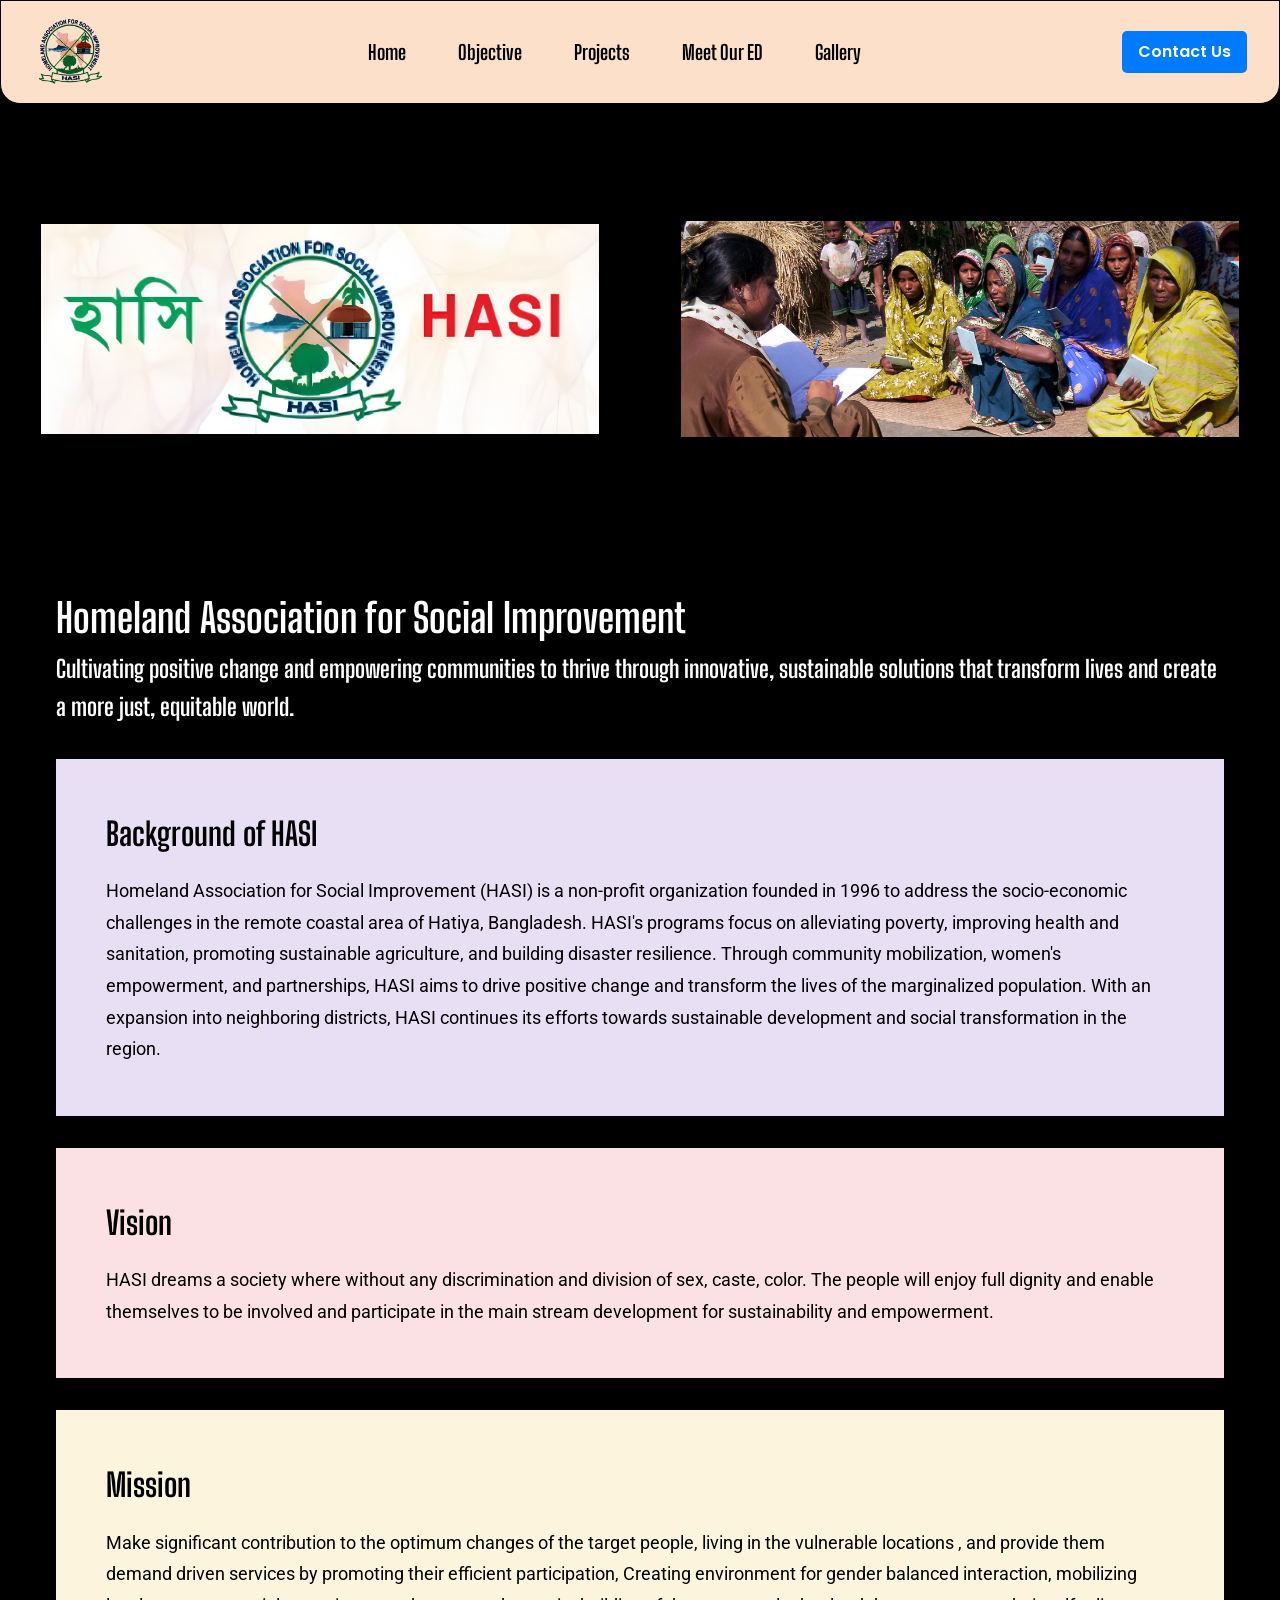
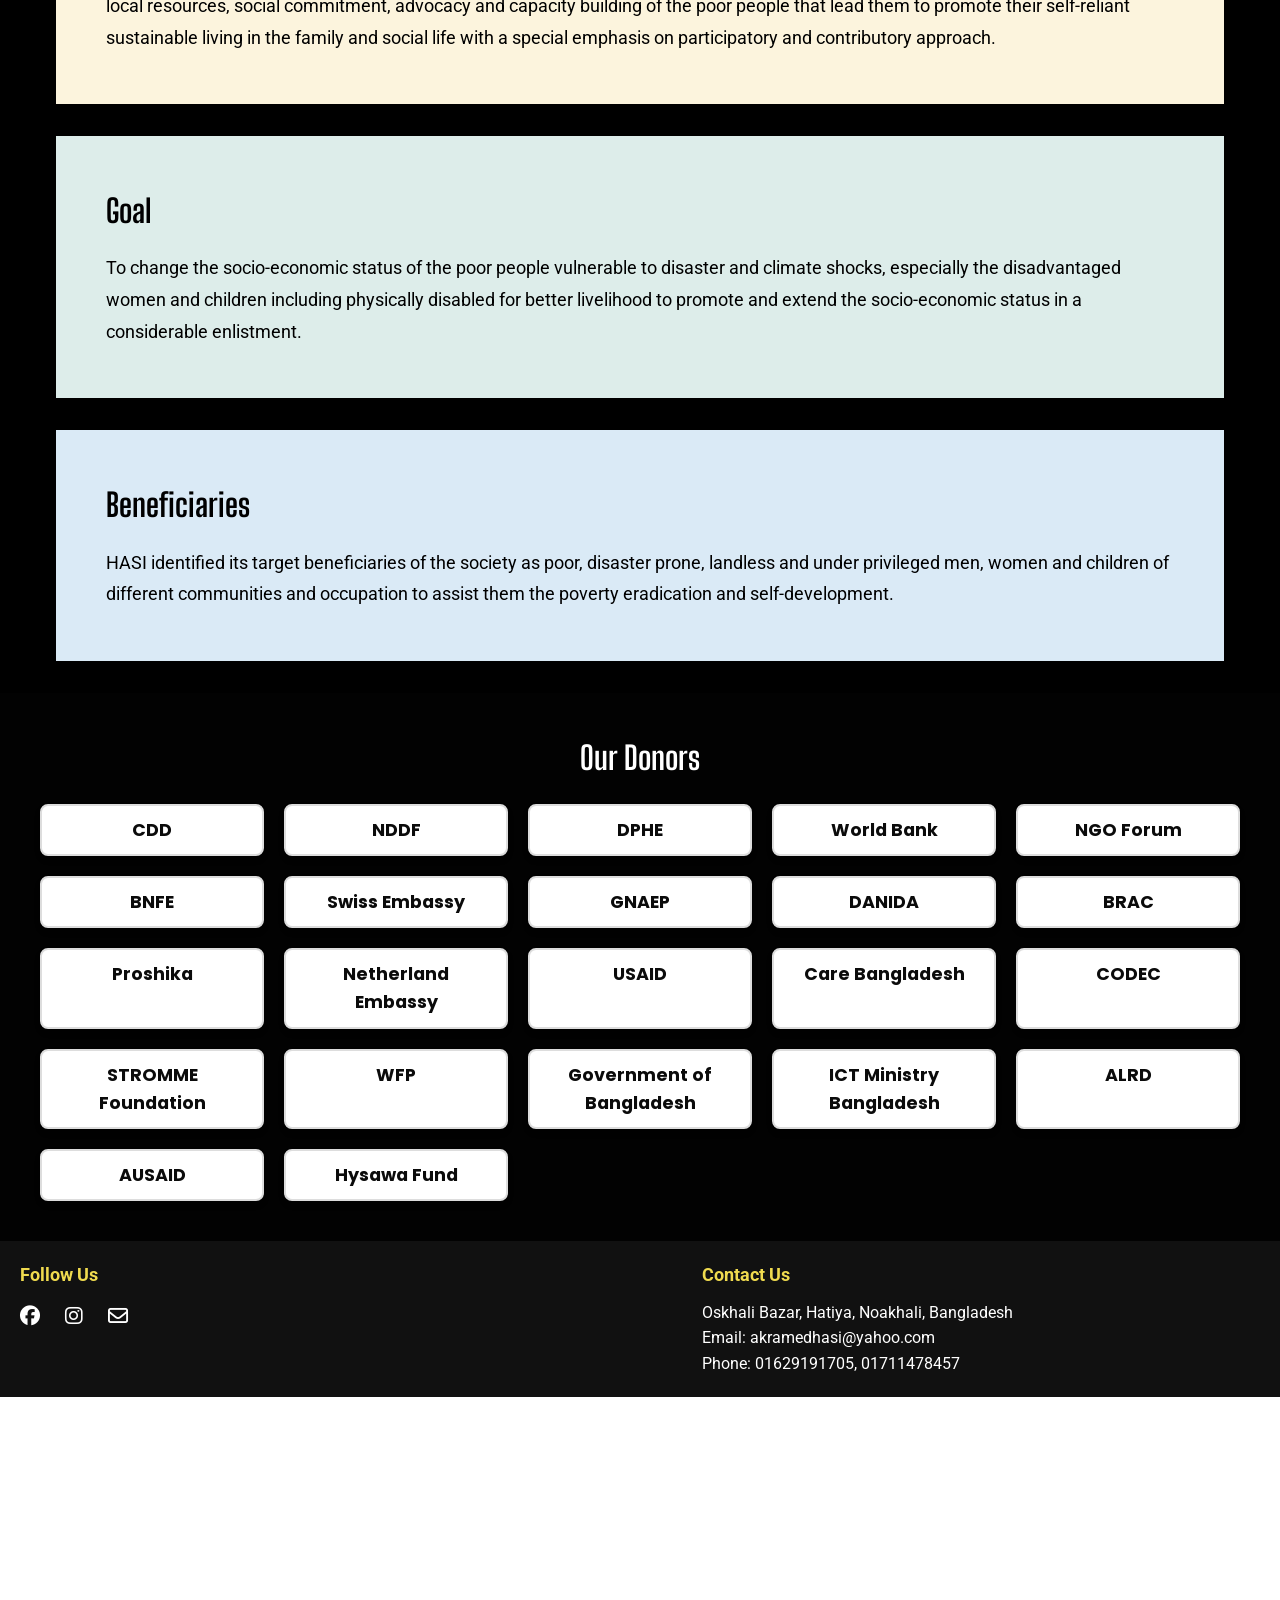
<file: index.html>
<!DOCTYPE html>
<html lang="en">
<head>
    <meta charset="UTF-8">
    <meta name="viewport" content="width=device-width, initial-scale=1.0">
    <title>HASI NGO Website</title>
    <link rel="stylesheet" href="./css/style.css">
    <link rel="stylesheet" href="https://cdnjs.cloudflare.com/ajax/libs/font-awesome/6.4.0/css/all.min.css">
    <link rel="icon" href="./Assets/logo.png" type="image/png">
</head>
<body>

    <!-- Header Section Start -->
    <header>
        <!-- NAV BAR  -->
        <div class="header-container">
            <!-- LOGO SOURCE -->
            <img src="./Assets/logo.png" href="index.html" alt="HASI Logo" class="logo">
            <!-- NAV ITEMS -->
            <nav class="navigation">
                <a href="index.html">Home</a>
                <a href="objective.html">Objective</a>
                <a href="project.html">Projects</a>
                <a href="ed.html">Meet Our ED</a>
                <a href="https://drive.google.com/drive/folders/14ONFuNCrioThecmSNW2PNv8nSUtys6gY?usp=drive_link" target="_blank">Gallery</a>
            </nav>
            <a href="#footer" class="contact-btn">Contact Us</a>
        </div>
    </header>
    <main>
        <section class="hero">
            <div class="hero-left">
                <img src="./Assets/hero-img-2_enhanced.png" alt="hero pic" class="hero-pic">
            </div>
            <div class="hero-right">
              <img src="./Assets/hero-img.png" alt="hero pic" class="hero-pic">
            </div>
        </section>
        <section class="hasi-motto">
            <div class="hasi-motto-content">
                <h1>Homeland Association for Social Improvement</h1>
                <h2>Cultivating positive change and empowering communities to thrive through innovative, sustainable solutions that transform lives and create a more just, equitable world.</h2>
            </div>
        </section>
        <section class="content">
            <article id="background">
                <h2>Background of HASI</h2>
                <p>Homeland Association for Social Improvement (HASI) is a non-profit organization founded in 1996 to address the socio-economic challenges in the remote coastal area of Hatiya, Bangladesh. HASI's programs focus on alleviating poverty, improving health and sanitation, promoting sustainable agriculture, and building disaster resilience. Through community mobilization, women's empowerment, and partnerships, HASI aims to drive positive change and transform the lives of the marginalized population. With an expansion into neighboring districts, HASI continues its efforts towards sustainable development and social transformation in the region.</p>
            </article>
            <article id="vision">
                <h2>Vision</h2>
                <p>HASI dreams a society where without any discrimination and division of sex, caste, color. The people will enjoy full dignity and enable themselves to be involved and participate in the main stream development for sustainability and empowerment. </p>
            </article>
            <article id="mission">
                <h2>Mission</h2>
                <p>Make significant contribution to the optimum changes of the target people, living in the vulnerable locations , and provide them demand driven services by promoting their efficient participation, Creating environment for gender balanced interaction, mobilizing local resources, social commitment, advocacy and capacity building of  the poor people that lead them to promote their self-reliant sustainable living in the family and social life with a special emphasis on participatory and contributory approach. </p>
            </article>
            <article id="goal">
                <h2>Goal</h2>
                <p>To change the socio-economic status of the poor people vulnerable to disaster and climate shocks, especially the disadvantaged women and children including physically disabled for better livelihood to promote and extend the socio-economic status in a considerable enlistment. </p>
            </article>
            <article id="beneficiaries">
                <h2>Beneficiaries</h2>
                <p>HASI identified its target beneficiaries of the society as poor, disaster prone, landless and under privileged men, women and children of different communities and occupation to assist them the poverty eradication and self-development. </p>
            </article>
        </section>

        <section class="donors-section">
            <h2 class="donors-title">Our Donors</h2>
            <div class="donors-grid">
                <a href="https://www.cdd.org.bd/" target="_blank">CDD</a>
                <a href="https://www.nddf.org/" target="_blank">NDDF</a>
                <a href="https://dphe.gov.bd/" target="_blank">DPHE</a>
                <a href="https://www.worldbank.org/" target="_blank">World Bank</a>
                <a href="https://www.ngof.org/" target="_blank">NGO Forum</a>
                <a href="https://bnfe.portal.gov.bd/" target="_blank">BNFE</a>
                <a href="https://www.eda.admin.ch/countries/bangladesh/en/home/representations/embassy.html" target="_blank">Swiss Embassy</a>
                <a href="https://gnaep.org/" target="_blank">GNAEP</a>
                <a href="https://um.dk/en/danida-en/" target="_blank">DANIDA</a>
                <a href="https://www.brac.net/" target="_blank">BRAC</a>
                <a href="https://www.proshika.org/" target="_blank">Proshika</a>
                <a href="https://www.netherlandsandyou.nl/" target="_blank">Netherland Embassy</a>
                <a href="https://www.usaid.gov/bangladesh" target="_blank">USAID</a>
                <a href="https://www.carebangladesh.org/" target="_blank">Care Bangladesh</a>
                <a href="https://www.codecbd.org/" target="_blank">CODEC</a>
                <a href="https://stromme.org/" target="_blank">STROMME Foundation</a>
                <a href="https://www.wfp.org/" target="_blank">WFP</a>
                <a href="https://bangladesh.gov.bd/" target="_blank">Government of Bangladesh</a>
                <a href="https://ictd.gov.bd/" target="_blank">ICT Ministry Bangladesh</a>
                <a href="https://www.alrd.org/" target="_blank">ALRD</a>
                <a href="https://www.dfat.gov.au/about-us/our-history/australian-aid" target="_blank">AUSAID</a>
                <a href="https://hysawafund.org/" target="_blank">Hysawa Fund</a>
            </div>
        </section>

    </main>

    <footer class="footer" id="footer">
        <div class="footer-left">
            <h3>Follow Us</h3>
            <div class="social-links">
                <a href="#" target="_blank">
                    <i class="fab fa-facebook"></i>
                </a>
                <a href="#" target="_blank">
                    <i class="fab fa-instagram"></i>
                </a>
                <a href="#" target="_blank">
                    <i class="far fa-envelope"></i>
                </a>
            </div>
        </div>
        <div class="footer-right">
            <h3>Contact Us</h3>
            <p>Oskhali Bazar, Hatiya, Noakhali, Bangladesh</p>
            <p>Email: akramedhasi@yahoo.com</p>
            <p>Phone: 01629191705, 01711478457</p>
        </div>
    </footer>    
    <div class="mapswrapper"><iframe width="1500" height="350" loading="lazy" allowfullscreen src="https://www.google.com/maps/embed/v1/place?key=AIzaSyBFw0Qbyq9zTFTd-tUY6dZWTgaQzuU17R8&q=Oskhali%20Bazar%2C%20Hatiya%2C%20Noakhali%2C%20Bangladesh&zoom=10&maptype=roadmap"></iframe><a href="https://www.fluxaiimagegenerator.net"></a><style>.mapswrapper{background:#fff;position:relative}.mapswrapper iframe{border:0;position:relative;z-index:2}.mapswrapper a{color:rgba(0,0,0,0);position:absolute;left:0;top:0;z-index:0}</style></div>
</body>
</html>
</file>
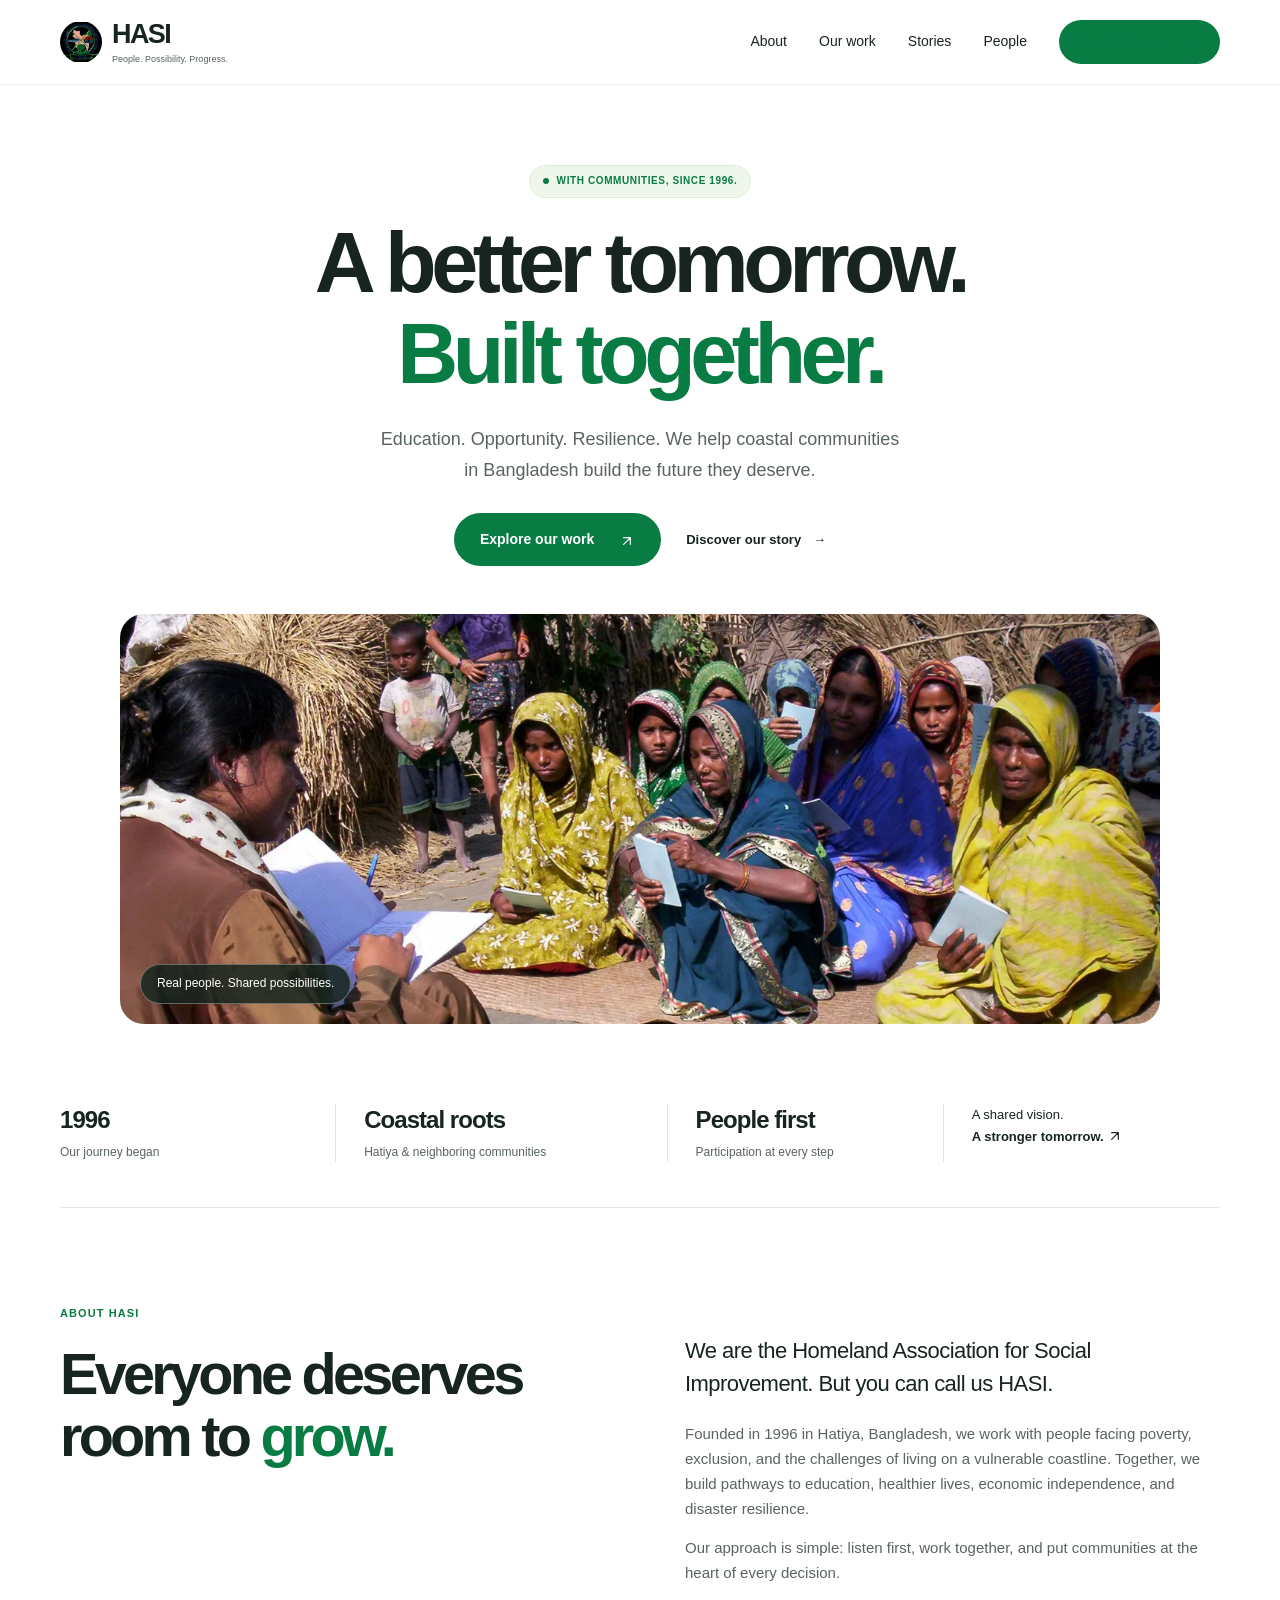
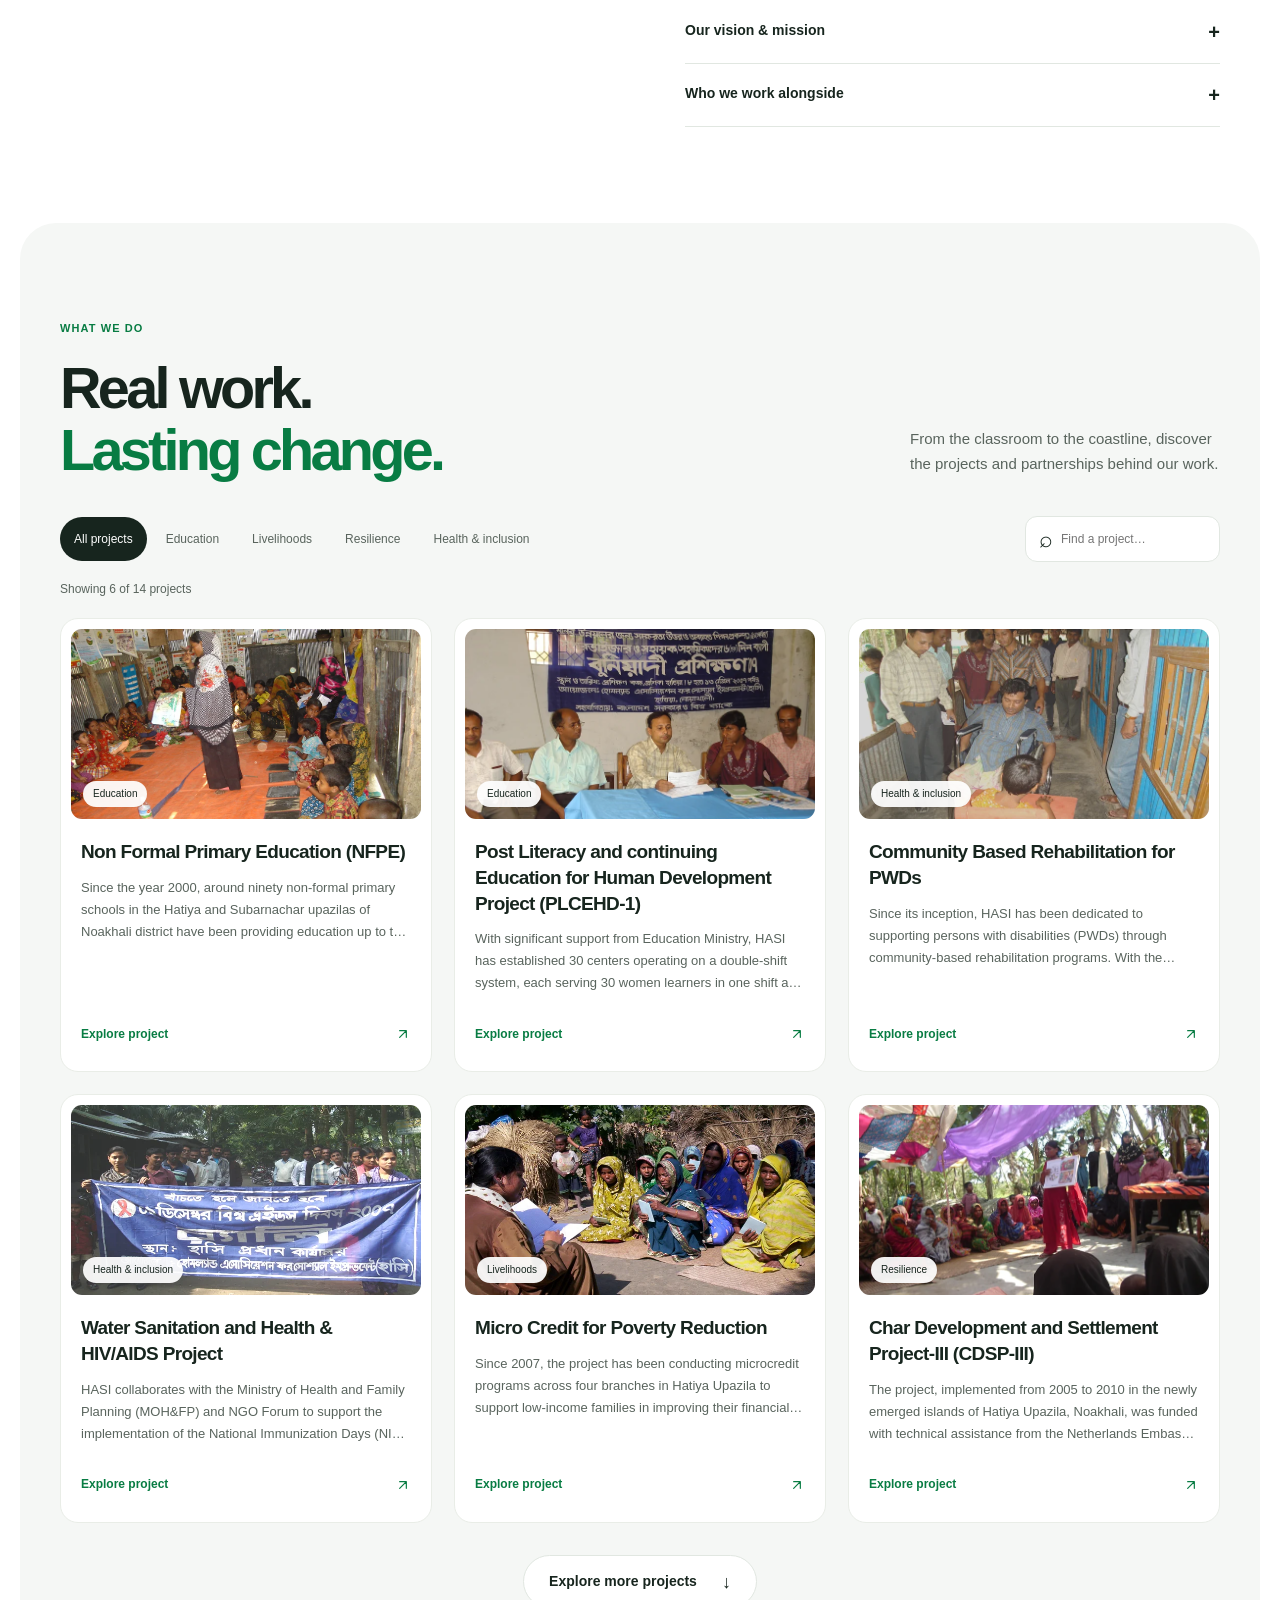
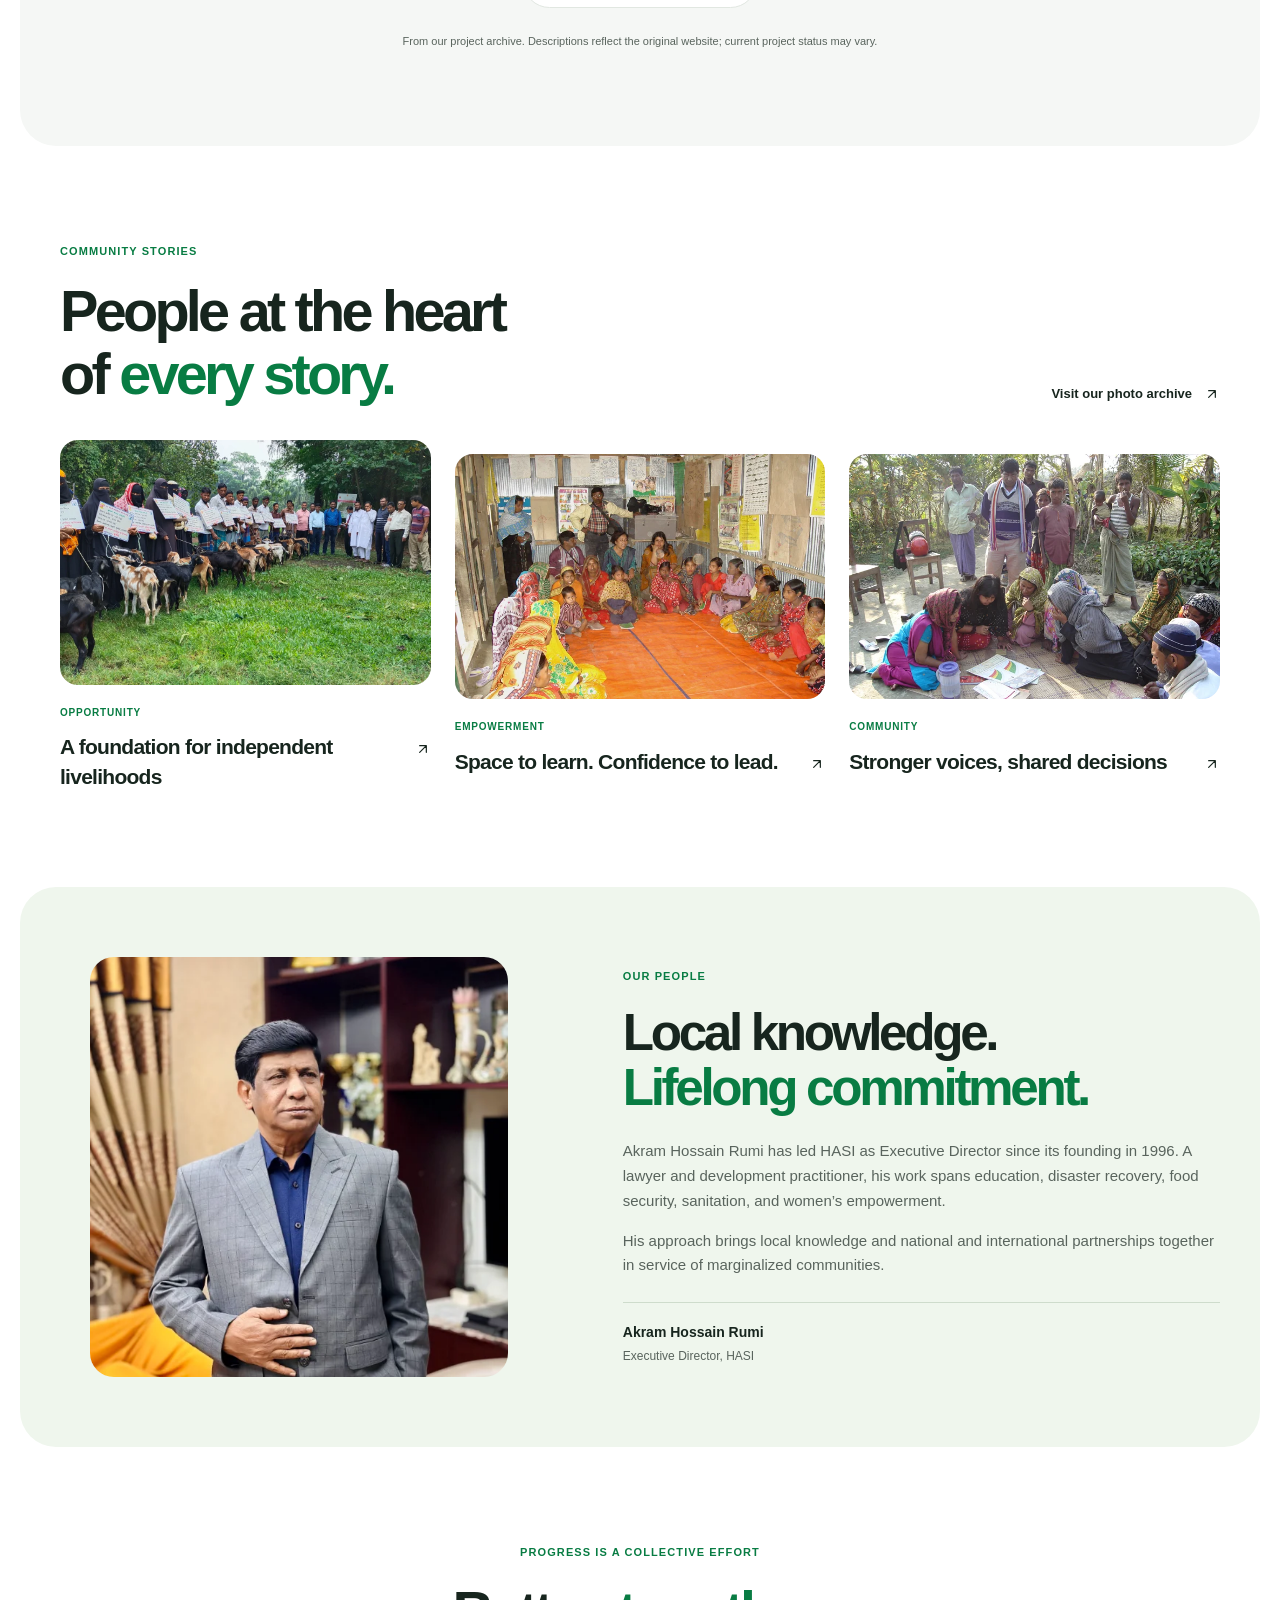
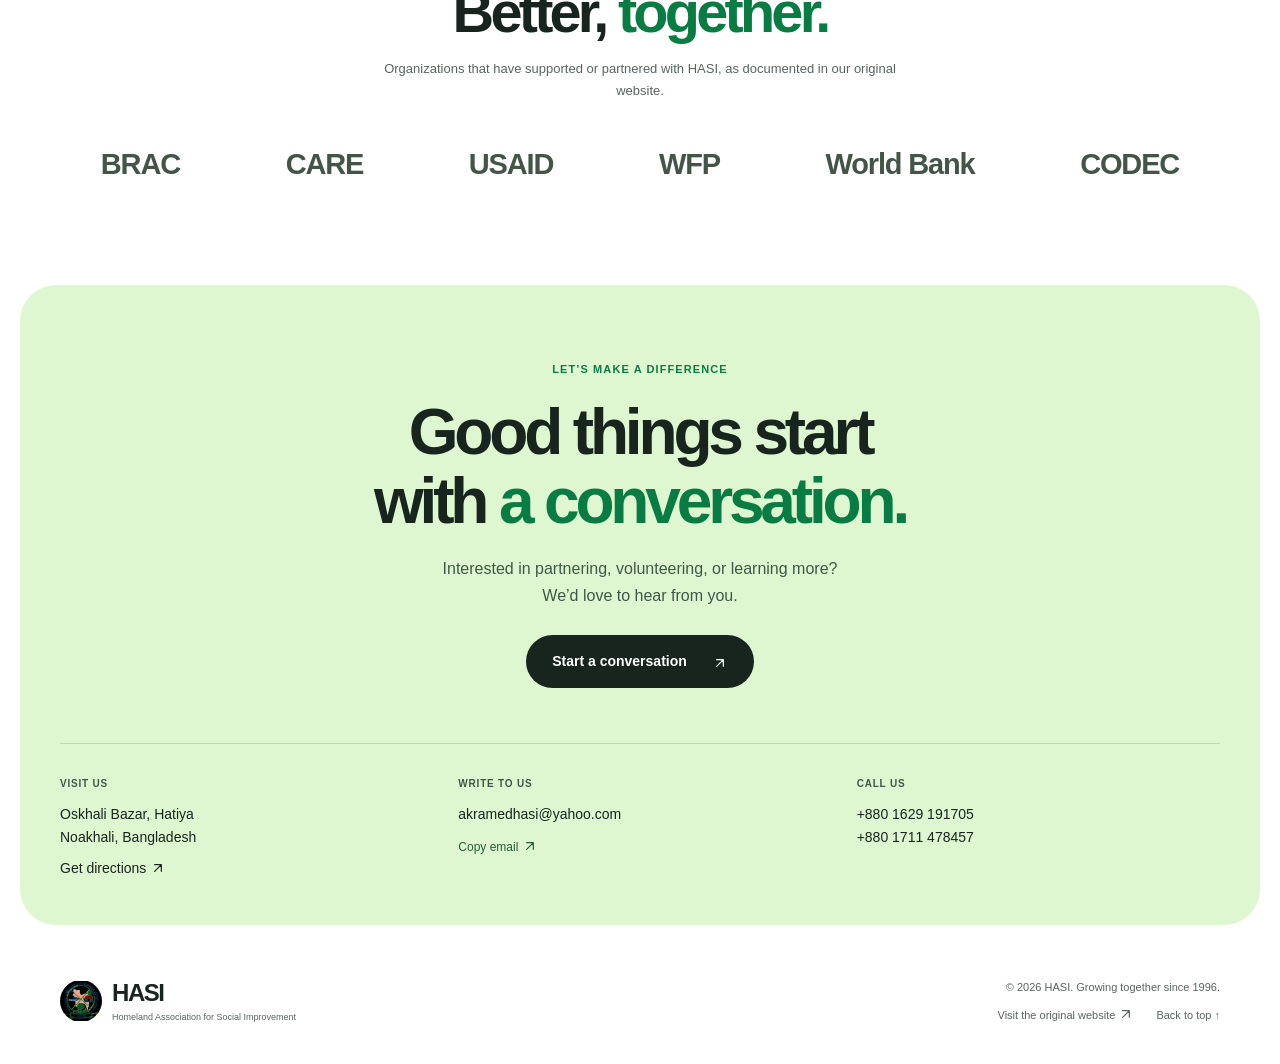
<file: v2/index.html>
<!doctype html>
<html lang="en">
<head>
<meta charset="utf-8"><meta name="viewport" content="width=device-width, initial-scale=1">
<meta name="theme-color" content="#183e32"><meta name="description" content="Since 1996, HASI has worked alongside communities in coastal Bangladesh to advance education, inclusion, livelihoods and resilience.">
<title>HASI — Together, a more resilient tomorrow</title>
<link rel="icon" href="assets/logo.webp"><link rel="stylesheet" href="style.css?v=2.1"><script src="projects.js" defer></script><script src="app.js?v=2.1" defer></script>
</head>
<body>
<a class="skip" href="#main">Skip to content</a>
<header><div class="container nav-row"><a class="brand" href="#" aria-label="HASI home"><img src="assets/logo.webp" alt="" width="48" height="48"><span>HASI<small>People. Possibility. Progress.</small></span></a><button class="menu-toggle" aria-expanded="false" aria-controls="navigation">Menu <span>☰</span></button><nav id="navigation" aria-label="Main navigation"><a href="#about">About</a><a href="#work">Our work</a><a href="#stories">Stories</a><a href="#leadership">People</a><a class="button small" href="#contact">Get involved <span><svg class="arrow-icon" viewBox="0 0 24 24" fill="none" stroke="currentColor" stroke-width="1.8" stroke-linecap="round" stroke-linejoin="round" aria-hidden="true"><path d="M7 17 17 7M7 7h10v10"/></svg></span></a></nav></div></header>
<main id="main">
<section class="hero container"><div class="hero-copy"><p class="eyebrow"><span class="dot"></span> WITH COMMUNITIES, SINCE 1996.</p><h1>A better tomorrow.<br><em>Built together.</em></h1><p class="intro">Education. Opportunity. Resilience. We help coastal communities in Bangladesh build the future they deserve.</p><div class="actions"><a class="button" href="#work">Explore our work <span><svg class="arrow-icon" viewBox="0 0 24 24" fill="none" stroke="currentColor" stroke-width="1.8" stroke-linecap="round" stroke-linejoin="round" aria-hidden="true"><path d="M7 17 17 7M7 7h10v10"/></svg></span></a><a class="text-link" href="#about">Discover our story <span>→</span></a></div></div><div class="hero-visual"><img src="assets/hero-img.webp" alt="Women gathering for a community meeting with HASI in coastal Bangladesh" fetchpriority="high" width="1000" height="750"><span class="image-label">Real people. Shared possibilities.</span></div></section>
<div class="impact-strip"><div class="container impact-grid"><div><strong>1996</strong><span>Our journey began</span></div><div><strong>Coastal roots</strong><span>Hatiya & neighboring communities</span></div><div><strong>People first</strong><span>Participation at every step</span></div><a href="#about">A shared vision.<br><b>A stronger tomorrow. <svg class="arrow-icon" viewBox="0 0 24 24" fill="none" stroke="currentColor" stroke-width="1.8" stroke-linecap="round" stroke-linejoin="round" aria-hidden="true"><path d="M7 17 17 7M7 7h10v10"/></svg></b></a></div></div>
<section class="section container about" id="about"><div><p class="eyebrow">ABOUT HASI</p><h2>Everyone deserves<br>room to <em>grow.</em></h2></div><div class="about-copy"><p class="large">We are the Homeland Association for Social Improvement. But you can call us HASI.</p><p>Founded in 1996 in Hatiya, Bangladesh, we work with people facing poverty, exclusion, and the challenges of living on a vulnerable coastline. Together, we build pathways to education, healthier lives, economic independence, and disaster resilience.</p><p>Our approach is simple: listen first, work together, and put communities at the heart of every decision.</p><details><summary>Our vision & mission <span>+</span></summary><p>We envision a society where everyone lives with dignity, free from discrimination. Our mission is to support self-reliant, sustainable livelihoods through community participation, gender equality, local resources, advocacy, and capacity building.</p></details><details><summary>Who we work alongside <span>+</span></summary><p>Our work prioritizes disadvantaged women and children, people with disabilities, landless families, and communities exposed to disasters and climate shocks.</p></details></div></section>
<section class="work section" id="work"><div class="container"><div class="section-heading"><div><p class="eyebrow">WHAT WE DO</p><h2>Real work.<br><em>Lasting change.</em></h2></div><p>From the classroom to the coastline, discover the projects and partnerships behind our work.</p></div><div class="project-controls"><div class="filters" role="group" aria-label="Filter projects"><button class="active" data-filter="All" aria-pressed="true">All projects</button><button data-filter="Education" aria-pressed="false">Education</button><button data-filter="Livelihoods" aria-pressed="false">Livelihoods</button><button data-filter="Resilience" aria-pressed="false">Resilience</button><button data-filter="Health & inclusion" aria-pressed="false">Health & inclusion</button></div><label class="search"><span class="sr-only">Search projects</span><span aria-hidden="true">⌕</span><input type="search" placeholder="Find a project…" id="project-search"></label></div><p class="results" id="result-count" aria-live="polite"></p><div class="project-grid" id="project-grid"></div><noscript><p>Enable JavaScript to explore the searchable project archive, or <a href="../project.html">read the original projects page</a>.</p></noscript><button class="button outline load-more" id="load-more" hidden>Explore more projects <span>↓</span></button><p class="archive-note">From our project archive. Descriptions reflect the original website; current project status may vary.</p></div></section>
<section class="section container stories" id="stories"><div class="section-heading"><div><p class="eyebrow">COMMUNITY STORIES</p><h2>People at the heart<br>of <em>every story.</em></h2></div><a class="text-link" href="https://drive.google.com/drive/folders/14ONFuNCrioThecmSNW2PNv8nSUtys6gY?usp=drive_link" target="_blank" rel="noopener noreferrer">Visit our photo archive <svg class="arrow-icon" viewBox="0 0 24 24" fill="none" stroke="currentColor" stroke-width="1.8" stroke-linecap="round" stroke-linejoin="round" aria-hidden="true"><path d="M7 17 17 7M7 7h10v10"/></svg></a></div><div class="story-grid"><button class="story" data-photo="assets/chagol.webp" data-caption="Livelihood support: creating opportunities for economic independence."><img src="assets/chagol.webp" alt="Community members gathered with livestock" loading="lazy"><span>OPPORTUNITY</span><h3>A foundation for independent livelihoods <span><svg class="arrow-icon" viewBox="0 0 24 24" fill="none" stroke="currentColor" stroke-width="1.8" stroke-linecap="round" stroke-linejoin="round" aria-hidden="true"><path d="M7 17 17 7M7 7h10v10"/></svg></span></h3></button><button class="story" data-photo="assets/9.webp" data-caption="Kishoree Sanglap: dialogue, awareness, and resilience for adolescent girls."><img src="assets/9.webp" alt="Girls participating in a group learning session" loading="lazy"><span>EMPOWERMENT</span><h3>Space to learn. Confidence to lead. <span><svg class="arrow-icon" viewBox="0 0 24 24" fill="none" stroke="currentColor" stroke-width="1.8" stroke-linecap="round" stroke-linejoin="round" aria-hidden="true"><path d="M7 17 17 7M7 7h10v10"/></svg></span></h3></button><button class="story" data-photo="assets/8.webp" data-caption="Community-led planning brings local knowledge into resilience building."><img src="assets/8.webp" alt="Community members in an outdoor discussion" loading="lazy"><span>COMMUNITY</span><h3>Stronger voices, shared decisions <span><svg class="arrow-icon" viewBox="0 0 24 24" fill="none" stroke="currentColor" stroke-width="1.8" stroke-linecap="round" stroke-linejoin="round" aria-hidden="true"><path d="M7 17 17 7M7 7h10v10"/></svg></span></h3></button></div></section>
<section class="leadership" id="leadership"><div class="container leadership-grid"><div class="portrait"><img src="assets/ed.webp" alt="Akram Hossain Rumi, Executive Director of HASI" loading="lazy"></div><div><p class="eyebrow">OUR PEOPLE</p><h2>Local knowledge.<br><em>Lifelong commitment.</em></h2><p>Akram Hossain Rumi has led HASI as Executive Director since its founding in 1996. A lawyer and development practitioner, his work spans education, disaster recovery, food security, sanitation, and women’s empowerment.</p><p>His approach brings local knowledge and national and international partnerships together in service of marginalized communities.</p><div class="signature"><strong>Akram Hossain Rumi</strong><span>Executive Director, HASI</span></div></div></div></section>
<section class="section container partners"><p class="eyebrow">PROGRESS IS A COLLECTIVE EFFORT</p><h2>Better, <em>together.</em></h2><p>Organizations that have supported or partnered with HASI, as documented in our original website.</p><div class="partner-list"><a href="https://www.brac.net/" target="_blank" rel="noopener noreferrer">BRAC</a><a href="https://www.carebangladesh.org/" target="_blank" rel="noopener noreferrer">CARE</a><a href="https://www.usaid.gov/" target="_blank" rel="noopener noreferrer">USAID</a><a href="https://www.wfp.org/" target="_blank" rel="noopener noreferrer">WFP</a><a href="https://www.worldbank.org/" target="_blank" rel="noopener noreferrer">World Bank</a><a href="https://www.codecbd.org/" target="_blank" rel="noopener noreferrer">CODEC</a></div></section>
<section class="contact" id="contact"><div class="container"><p class="eyebrow">LET’S MAKE A DIFFERENCE</p><h2>Good things start<br>with <em>a conversation.</em></h2><p>Interested in partnering, volunteering, or learning more?<br>We’d love to hear from you.</p><a class="button light" href="mailto:akramedhasi@yahoo.com">Start a conversation <span><svg class="arrow-icon" viewBox="0 0 24 24" fill="none" stroke="currentColor" stroke-width="1.8" stroke-linecap="round" stroke-linejoin="round" aria-hidden="true"><path d="M7 17 17 7M7 7h10v10"/></svg></span></a><div class="contact-details"><div><span>VISIT US</span><p>Oskhali Bazar, Hatiya<br>Noakhali, Bangladesh</p><a href="https://www.google.com/maps/search/?api=1&query=Oskhali+Bazar+Hatiya+Noakhali+Bangladesh" target="_blank" rel="noopener noreferrer">Get directions <svg class="arrow-icon" viewBox="0 0 24 24" fill="none" stroke="currentColor" stroke-width="1.8" stroke-linecap="round" stroke-linejoin="round" aria-hidden="true"><path d="M7 17 17 7M7 7h10v10"/></svg></a></div><div><span>WRITE TO US</span><a href="mailto:akramedhasi@yahoo.com">akramedhasi@yahoo.com</a><button class="copy-email" id="copy-email">Copy email <svg class="arrow-icon" viewBox="0 0 24 24" fill="none" stroke="currentColor" stroke-width="1.8" stroke-linecap="round" stroke-linejoin="round" aria-hidden="true"><path d="M7 17 17 7M7 7h10v10"/></svg></button><span id="copy-status" role="status"></span></div><div><span>CALL US</span><a href="tel:+8801629191705">+880 1629 191705</a><a href="tel:+8801711478457">+880 1711 478457</a></div></div></div></section>
</main>
<footer class="container"><a class="brand" href="#"><img src="assets/logo.webp" alt="" width="40" height="40"><span>HASI<small>Homeland Association for Social Improvement</small></span></a><div><span>© <span id="year">2026</span> HASI. Growing together since 1996.</span><a href="../index.html">Visit the original website <svg class="arrow-icon" viewBox="0 0 24 24" fill="none" stroke="currentColor" stroke-width="1.8" stroke-linecap="round" stroke-linejoin="round" aria-hidden="true"><path d="M7 17 17 7M7 7h10v10"/></svg></a><a href="#main">Back to top ↑</a></div></footer>
<dialog id="detail-dialog" aria-labelledby="dialog-title"><button class="dialog-close" aria-label="Close dialog">×</button><div id="dialog-content"></div></dialog>
</body></html>
</file>
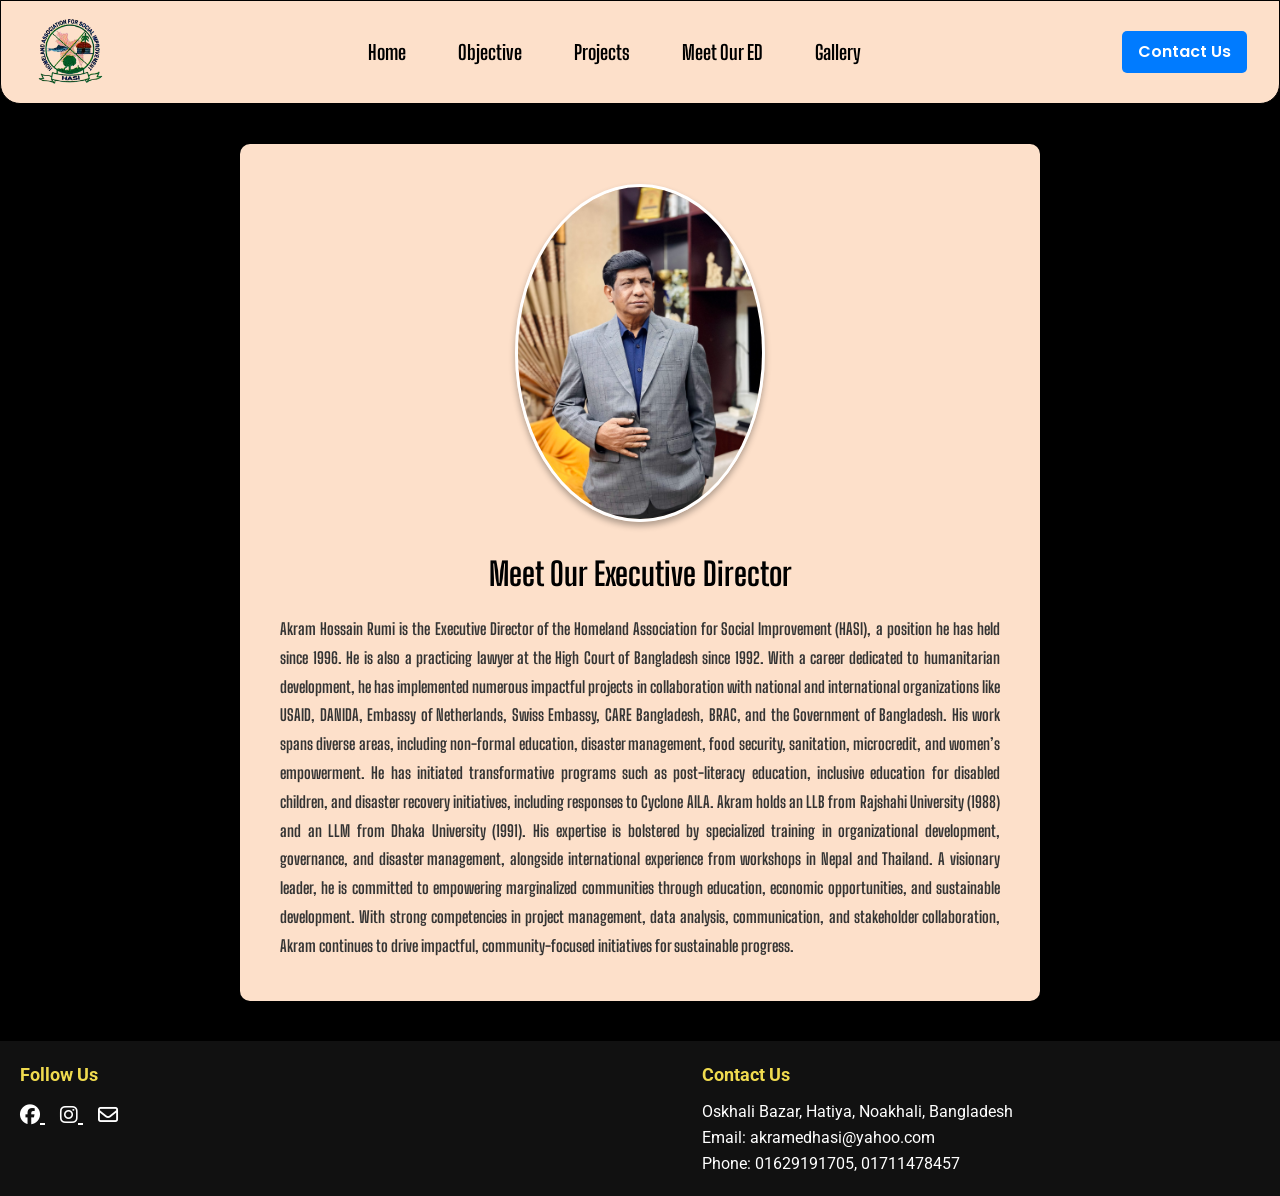
<file: ed.html>
<!DOCTYPE html>
<html lang="en">
<head>
    <meta charset="UTF-8">
    <meta name="viewport" content="width=device-width, initial-scale=1.0">
    <title>Meet Our Executive Director</title>
    <link rel="stylesheet" href="./css/ed.css">
    <link rel="stylesheet" href="https://cdnjs.cloudflare.com/ajax/libs/font-awesome/6.4.0/css/all.min.css">
    <link rel="icon" href="./Assets/logo.png" type="image/png">
</head>
<body>

    <!-- Header Section Start -->
    <header>
        <!-- NAV BAR  -->
        <div class="header-container">
            <!-- LOGO SOURCE -->
            <img src="./Assets/logo.png" href="index.html" alt="HASI Logo" class="logo">
            <!-- NAV ITEMS -->
            <nav class="navigation">
                <a href="index.html">Home</a>
                <a href="objective.html">Objective</a>
                <a href="project.html">Projects</a>
                <a href="ed.html">Meet Our ED</a>
                <a href="https://drive.google.com/drive/folders/14ONFuNCrioThecmSNW2PNv8nSUtys6gY?usp=drive_link" target="_blank">Gallery</a>
            </nav>
            <a href="#footer" class="contact-btn">Contact Us</a>
        </div>
    </header>

    <main>
        <section class="executive-director">
            <div class="ed-image">
                <img src="./Assets/ed.PNG" alt="Executive Director" class="director-photo">
            </div>
            <div class="ed-description">
                <h1>Meet Our Executive Director</h1>
                <p>
                    Akram Hossain Rumi is the Executive Director of the Homeland Association for Social Improvement (HASI), a position he has held since 1996. He is also a practicing lawyer at the High Court of Bangladesh since 1992. With a career dedicated to humanitarian development, he has implemented numerous impactful projects in collaboration with national and international organizations like USAID, DANIDA, Embassy of Netherlands, Swiss Embassy, CARE Bangladesh, BRAC, and the Government of Bangladesh. His work spans diverse areas, including non-formal education, disaster management, food security, sanitation, microcredit, and women’s empowerment. He has initiated transformative programs such as post-literacy education, inclusive education for disabled children, and disaster recovery initiatives, including responses to Cyclone AILA. Akram holds an LLB from Rajshahi University (1988) and an LLM from Dhaka University (1991). His expertise is bolstered by specialized training in organizational development, governance, and disaster management, alongside international experience from workshops in Nepal and Thailand. A visionary leader, he is committed to empowering marginalized communities through education, economic opportunities, and sustainable development. With strong competencies in project management, data analysis, communication, and stakeholder collaboration, Akram continues to drive impactful, community-focused initiatives for sustainable progress.
                </p>
            </div>
        </section>
    </main>

    <!-- Footer Section -->
    <footer class="footer" id="footer">
        <div class="footer-left">
            <h3>Follow Us</h3>
            <div class="social-links">
                <a href="#" target="_blank">
                    <i class="fab fa-facebook"></i>
                </a>
                <a href="#" target="_blank">
                    <i class="fab fa-instagram"></i>
                </a>
                <a href="#" target="_blank">
                    <i class="far fa-envelope"></i>
                </a>
            </div>
        </div>
        <div class="footer-right">
            <h3>Contact Us</h3>
            <p>Oskhali Bazar, Hatiya, Noakhali, Bangladesh</p>
            <p>Email: akramedhasi@yahoo.com</p>
            <p>Phone: 01629191705, 01711478457</p>
        </div>
    </footer>
</body>
</html>
</file>
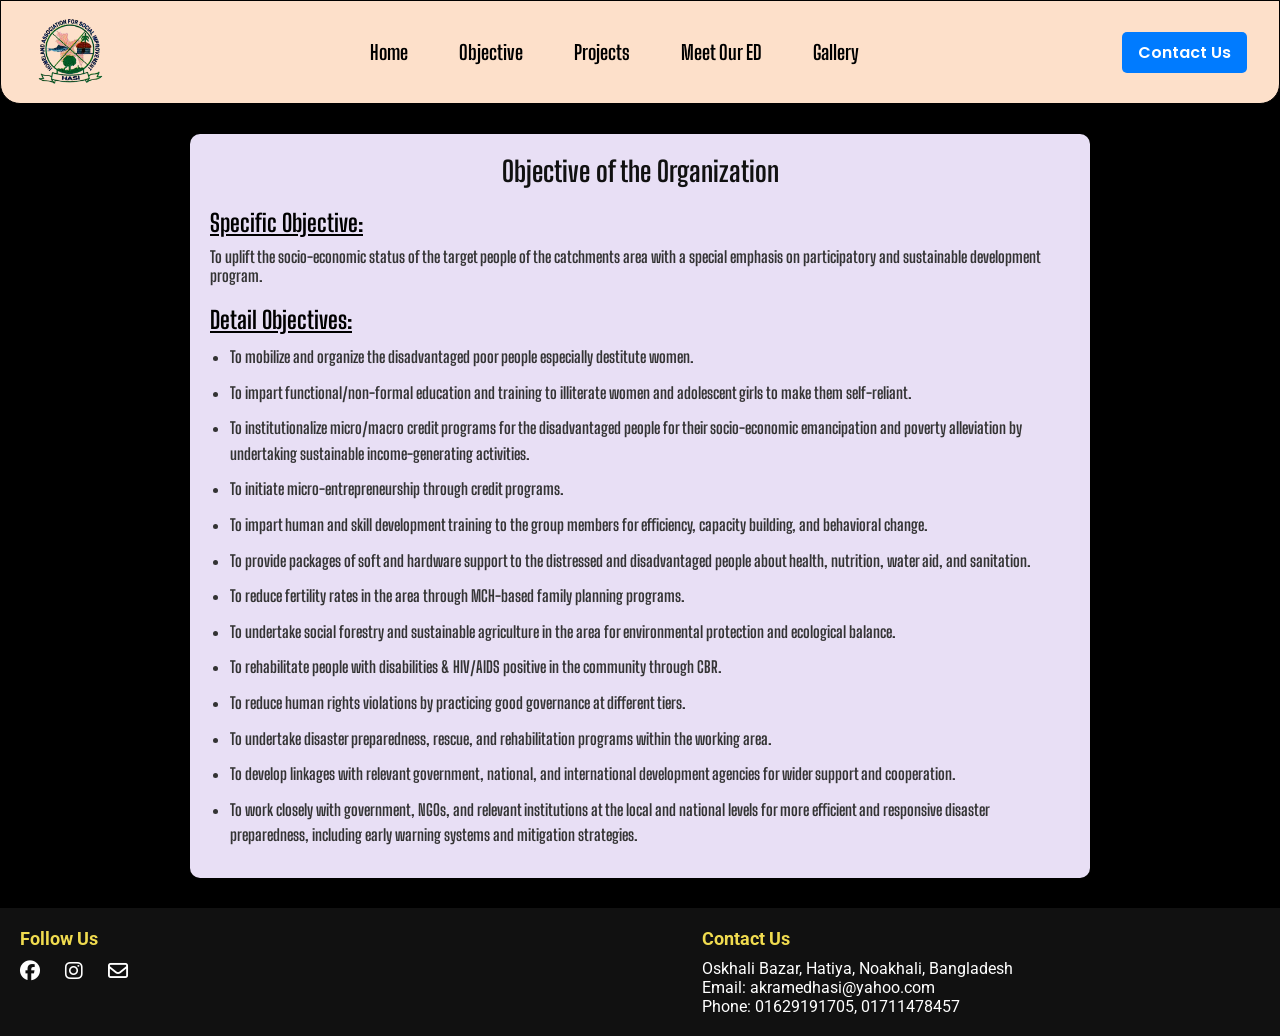
<file: objective.html>
<!DOCTYPE html>
<html lang="en">
<head>
    <meta charset="UTF-8">
    <meta name="viewport" content="width=device-width, initial-scale=1.0">
    <title>Objective - HASI NGO</title>
    <link rel="stylesheet" href="./css/objective.css">
    <link rel="stylesheet" href="https://cdnjs.cloudflare.com/ajax/libs/font-awesome/6.4.0/css/all.min.css">
    <link rel="icon" href="./Assets/logo.png" type="image/png">
</head>
<body>

    <!-- Header Section -->
    <header>
        <div class="header-container">
            <!-- LOGO SOURCE -->
            <img src="./Assets/logo.png" alt="HASI Logo" class="logo">
            <!-- NAV ITEMS -->
            <nav class="navigation">
                <a href="index.html">Home</a>
                <a href="objective.html">Objective</a>
                <a href="project.html">Projects</a>
                <a href="ed.html">Meet Our ED</a>
                <a href="https://drive.google.com/drive/folders/14ONFuNCrioThecmSNW2PNv8nSUtys6gY?usp=drive_link" target="_blank">Gallery</a>
            </nav>
            <a href="#footer" class="contact-btn">Contact Us</a>
        </div>
    </header>

    <!-- Main Section -->
    <main>
        <section class="content-box">
            <h1>Objective of the Organization</h1>
            <h2>Specific Objective:</h2>
            <p>To uplift the socio-economic status of the target people of the catchments area with a special emphasis on participatory and sustainable development program.</p>
            <h2>Detail Objectives:</h2>
            <ul>
                <li>To mobilize and organize the disadvantaged poor people especially destitute women.</li>
                <li>To impart functional/non-formal education and training to illiterate women and adolescent girls to make them self-reliant.</li>
                <li>To institutionalize micro/macro credit programs for the disadvantaged people for their socio-economic emancipation and poverty alleviation by undertaking sustainable income-generating activities.</li>
                <li>To initiate micro-entrepreneurship through credit programs.</li>
                <li>To impart human and skill development training to the group members for efficiency, capacity building, and behavioral change.</li>
                <li>To provide packages of soft and hardware support to the distressed and disadvantaged people about health, nutrition, water aid, and sanitation.</li>
                <li>To reduce fertility rates in the area through MCH-based family planning programs.</li>
                <li>To undertake social forestry and sustainable agriculture in the area for environmental protection and ecological balance.</li>
                <li>To rehabilitate people with disabilities & HIV/AIDS positive in the community through CBR.</li>
                <li>To reduce human rights violations by practicing good governance at different tiers.</li>
                <li>To undertake disaster preparedness, rescue, and rehabilitation programs within the working area.</li>
                <li>To develop linkages with relevant government, national, and international development agencies for wider support and cooperation.</li>
                <li>To work closely with government, NGOs, and relevant institutions at the local and national levels for more efficient and responsive disaster preparedness, including early warning systems and mitigation strategies.</li>
            </ul>
        </section>
    </main>

    <!-- Footer -->
    <footer class="footer" id="footer">
        <div class="footer-left">
            <h3>Follow Us</h3>
            <div class="social-links">
                <a href="#" target="_blank">
                    <i class="fab fa-facebook"></i>
                </a>
                <a href="#" target="_blank">
                    <i class="fab fa-instagram"></i>
                </a>
                <a href="#" target="_blank">
                    <i class="far fa-envelope"></i>
                </a>
            </div>
        </div>
        <div class="footer-right">
            <h3>Contact Us</h3>
            <p>Oskhali Bazar, Hatiya, Noakhali, Bangladesh</p>
            <p>Email: akramedhasi@yahoo.com</p>
            <p>Phone: 01629191705, 01711478457</p>
        </div>
    </footer>    

</body>
</html>
</file>
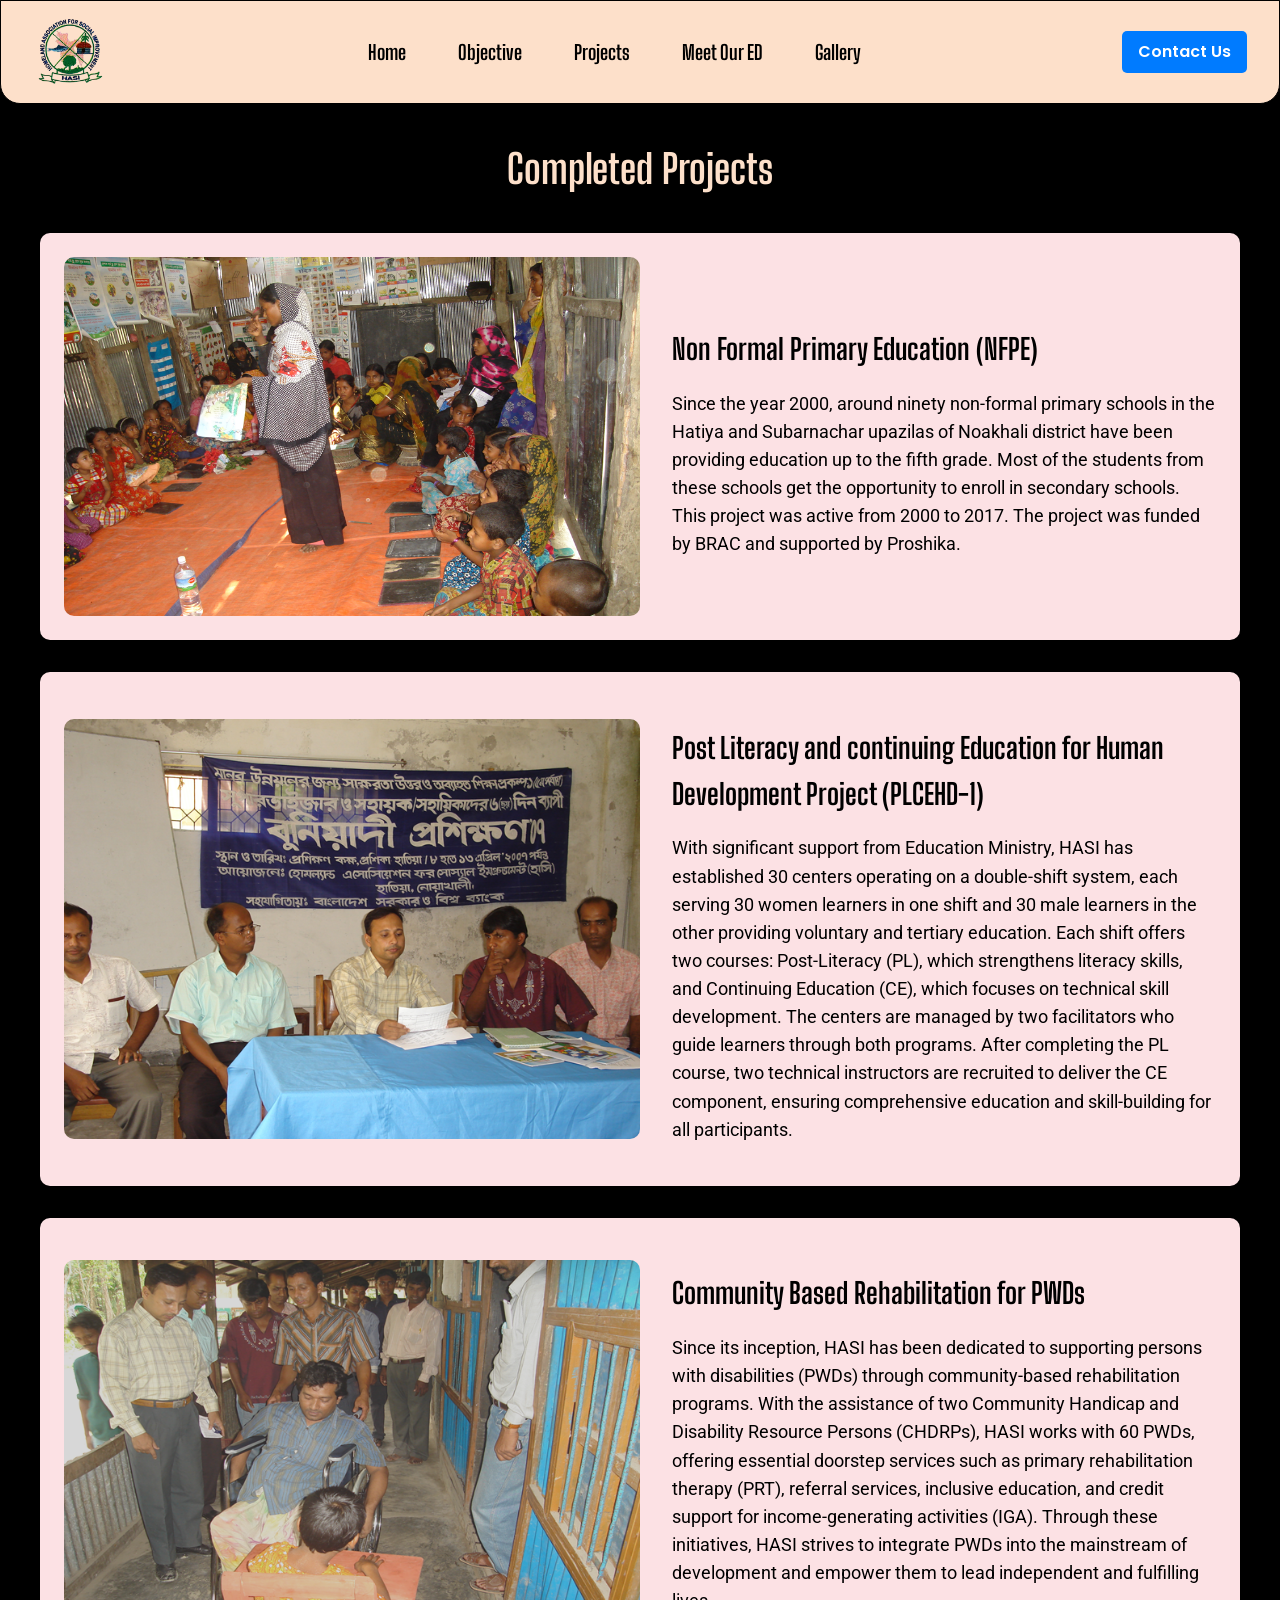
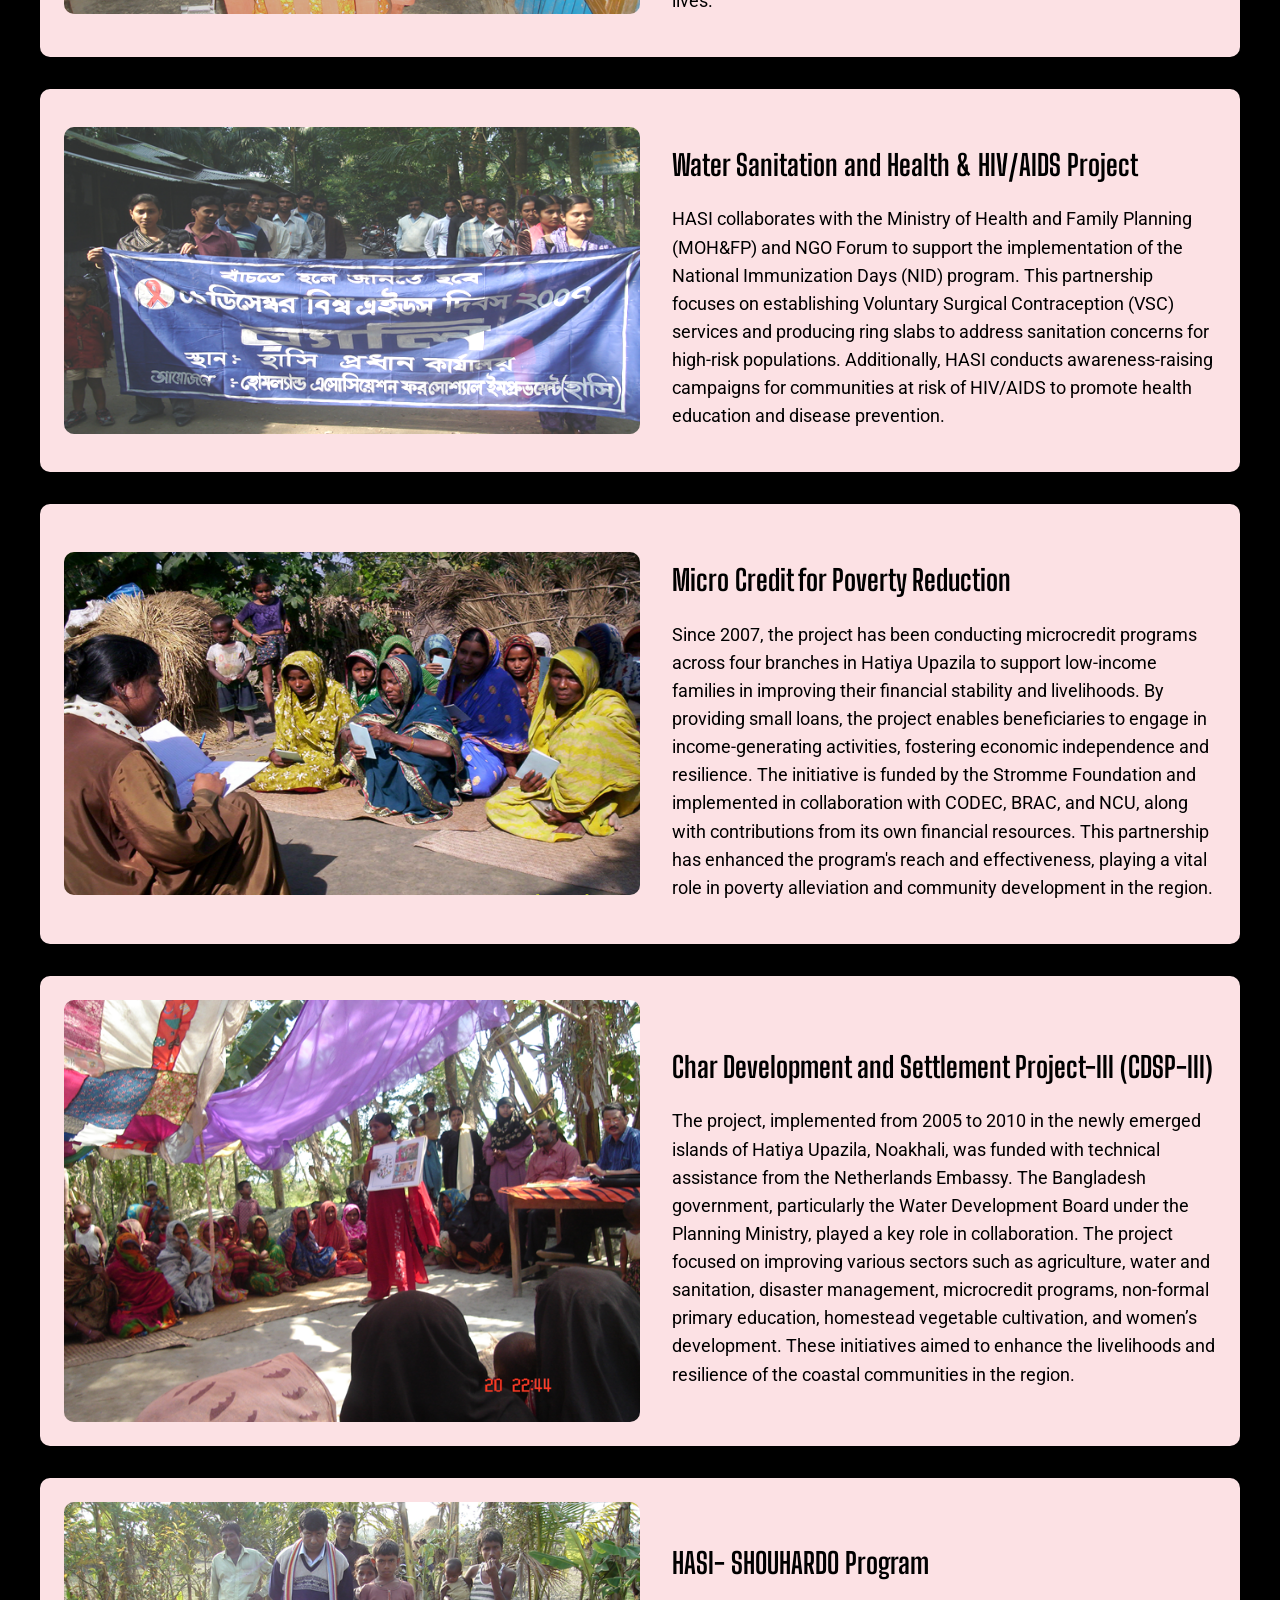
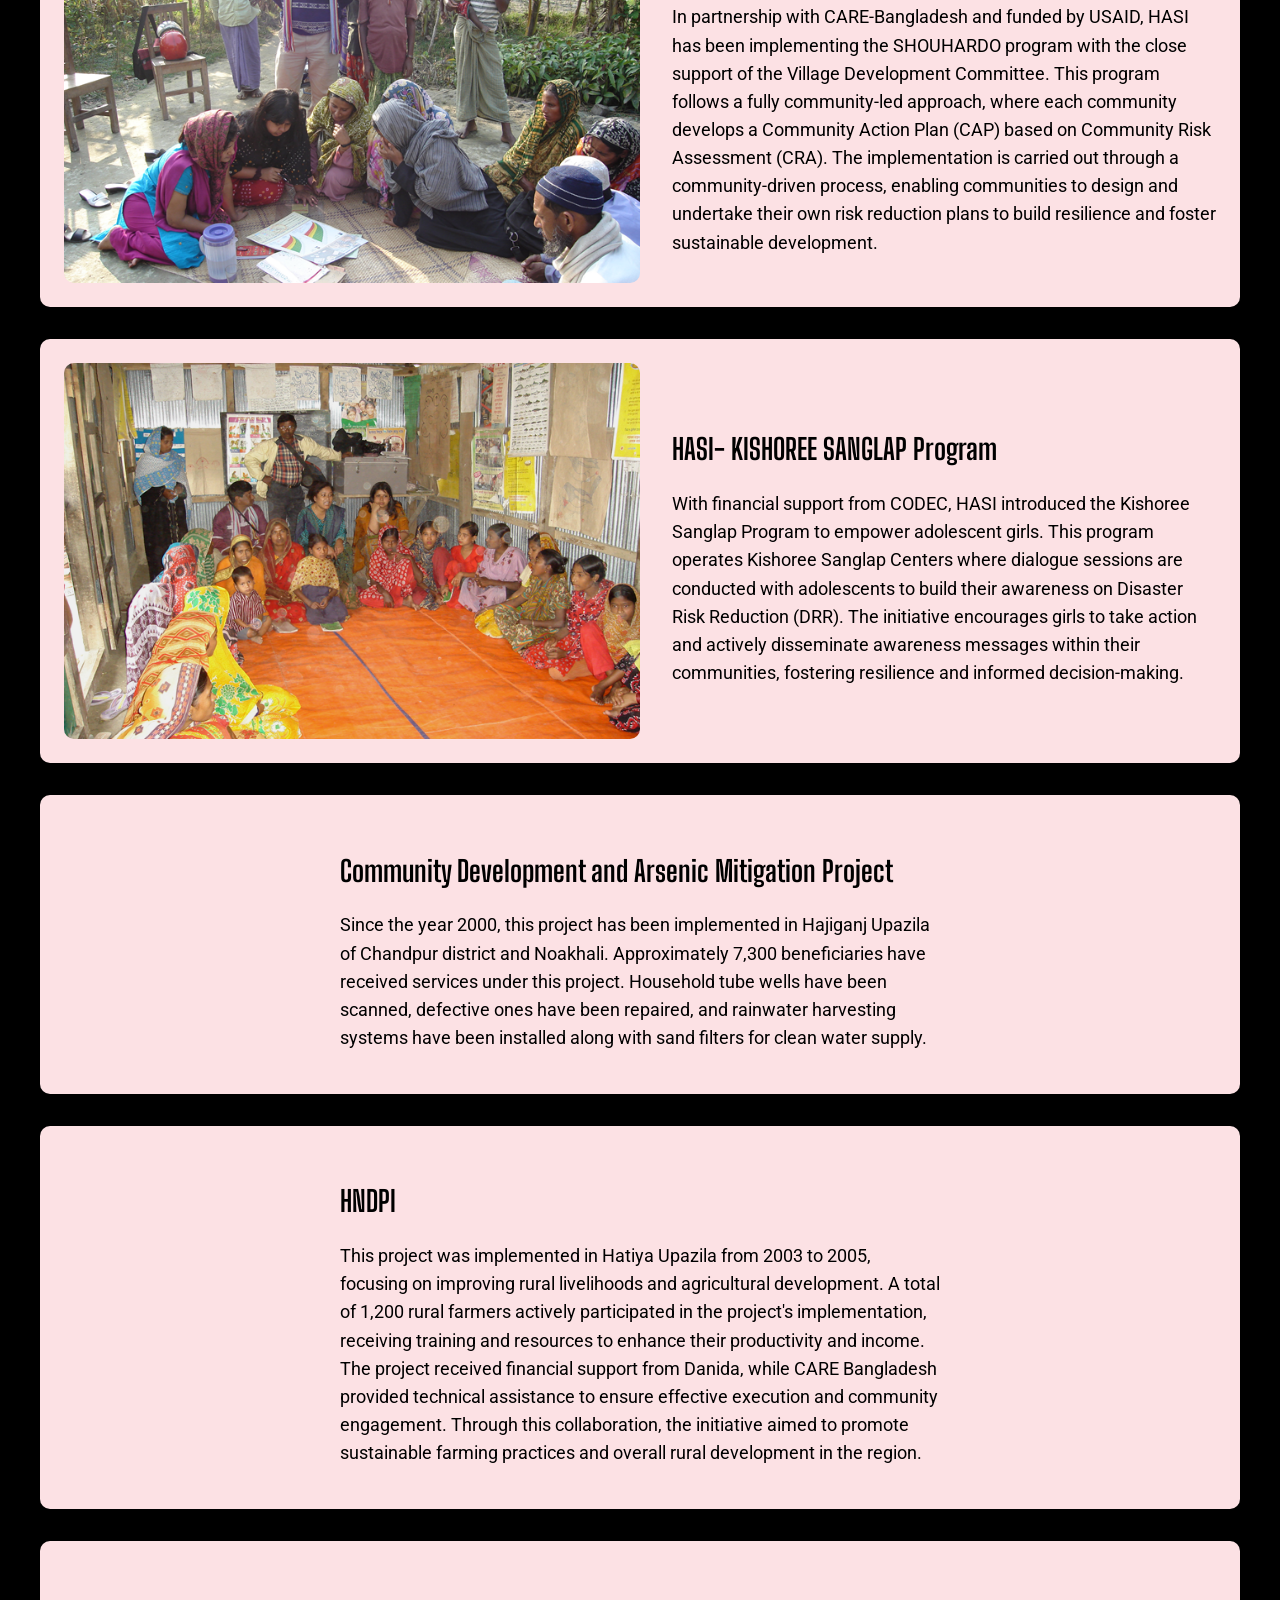
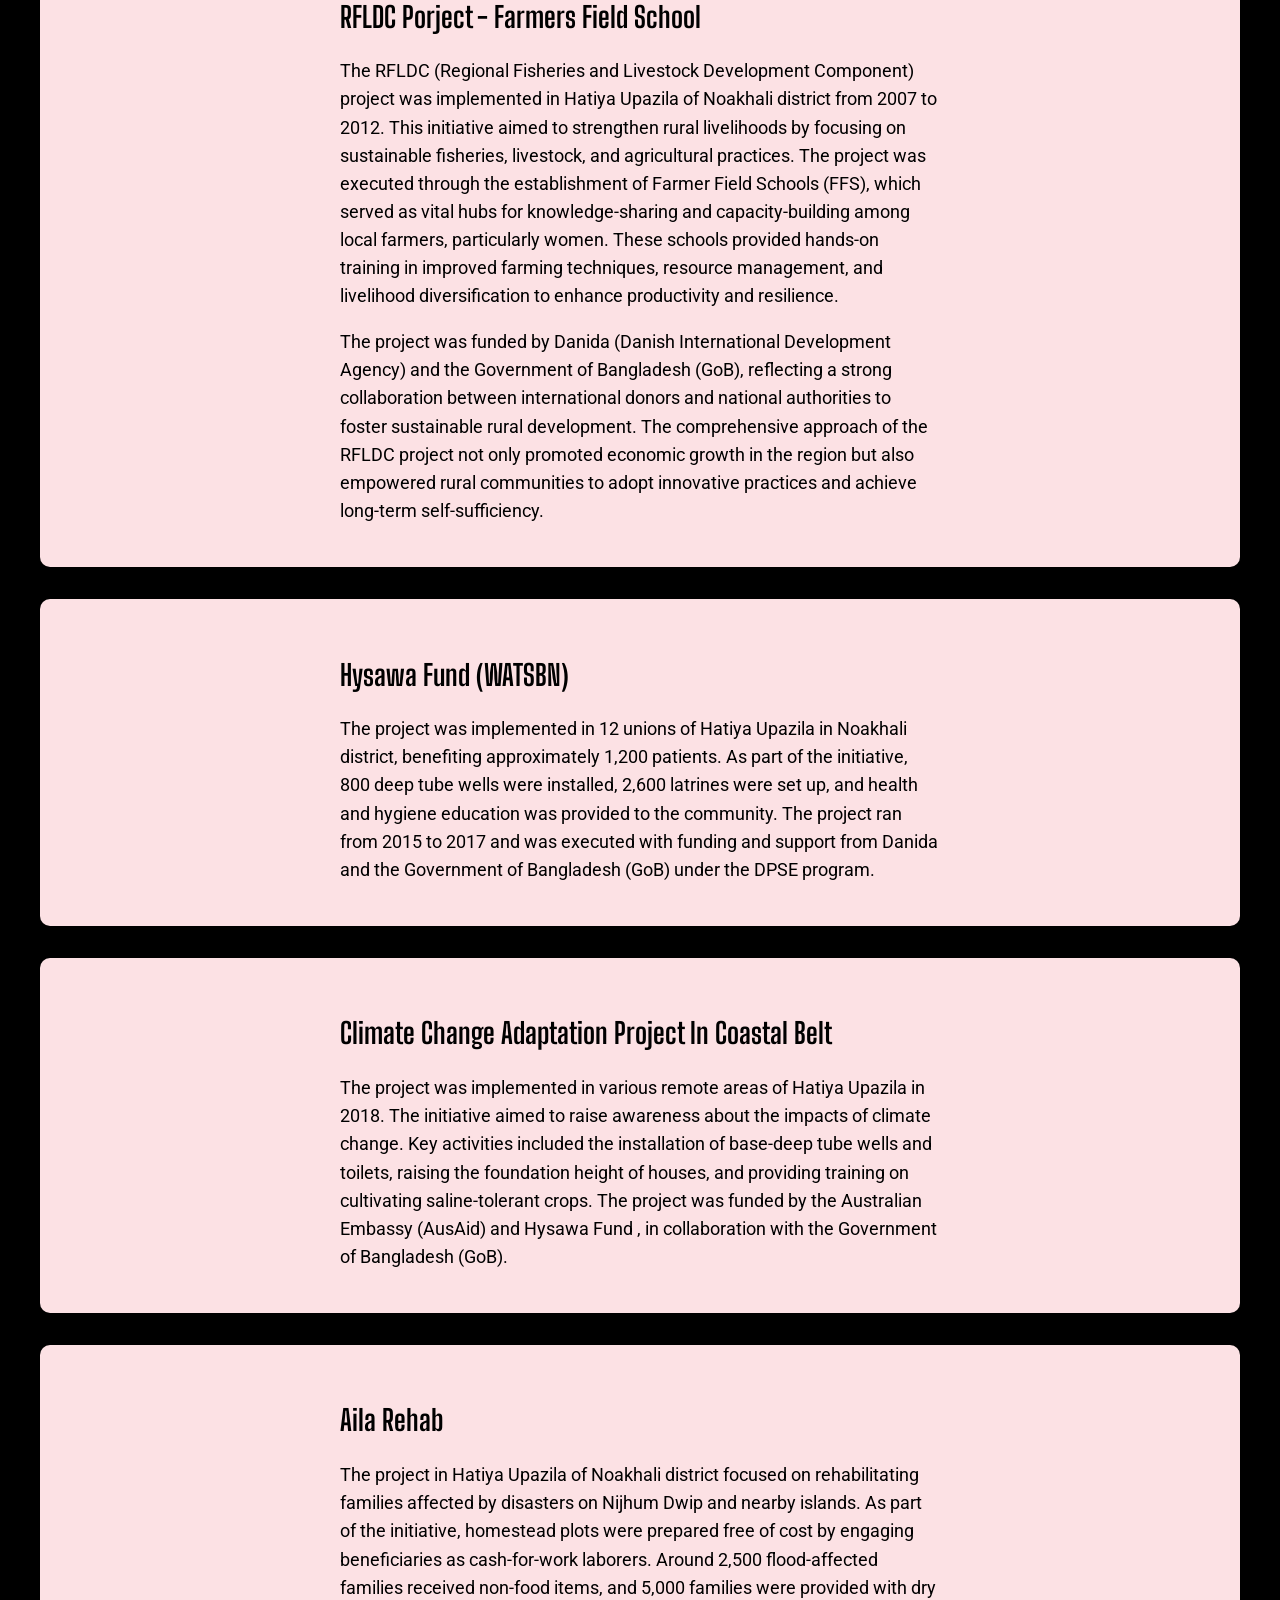
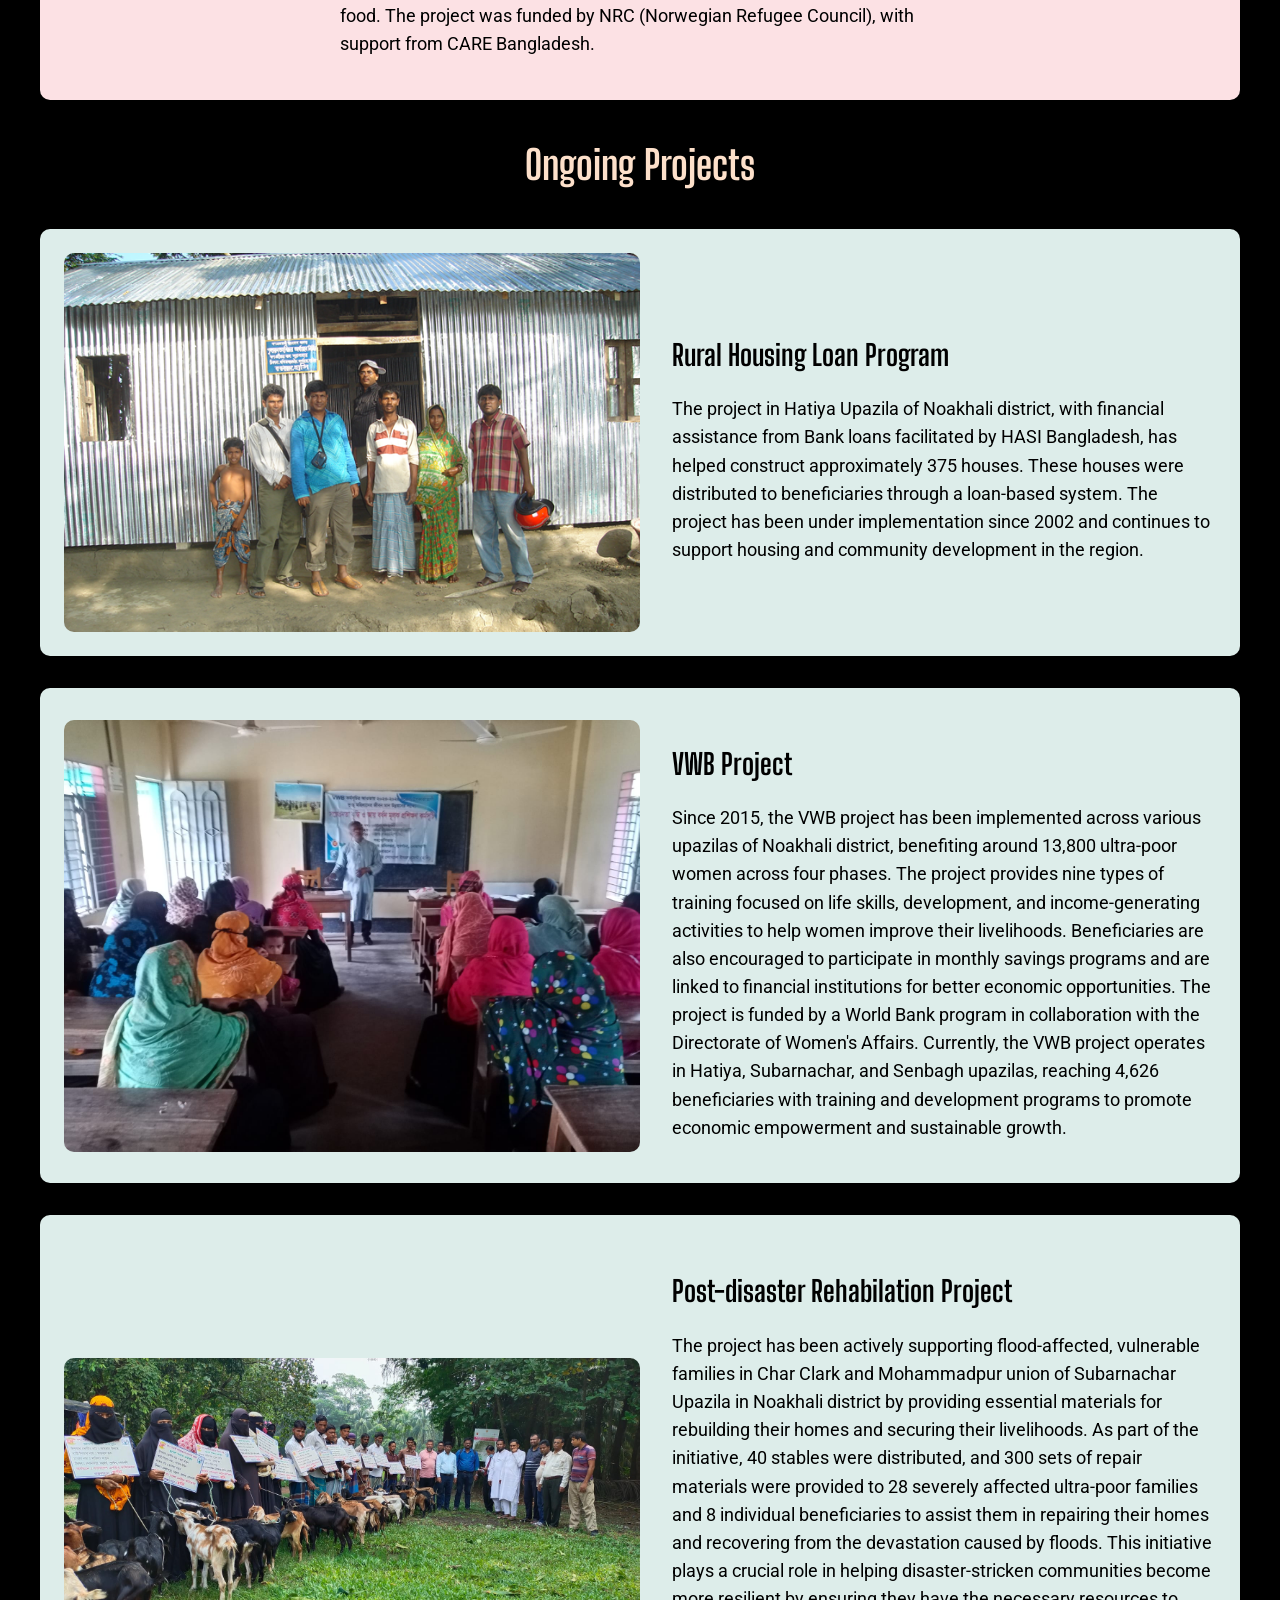
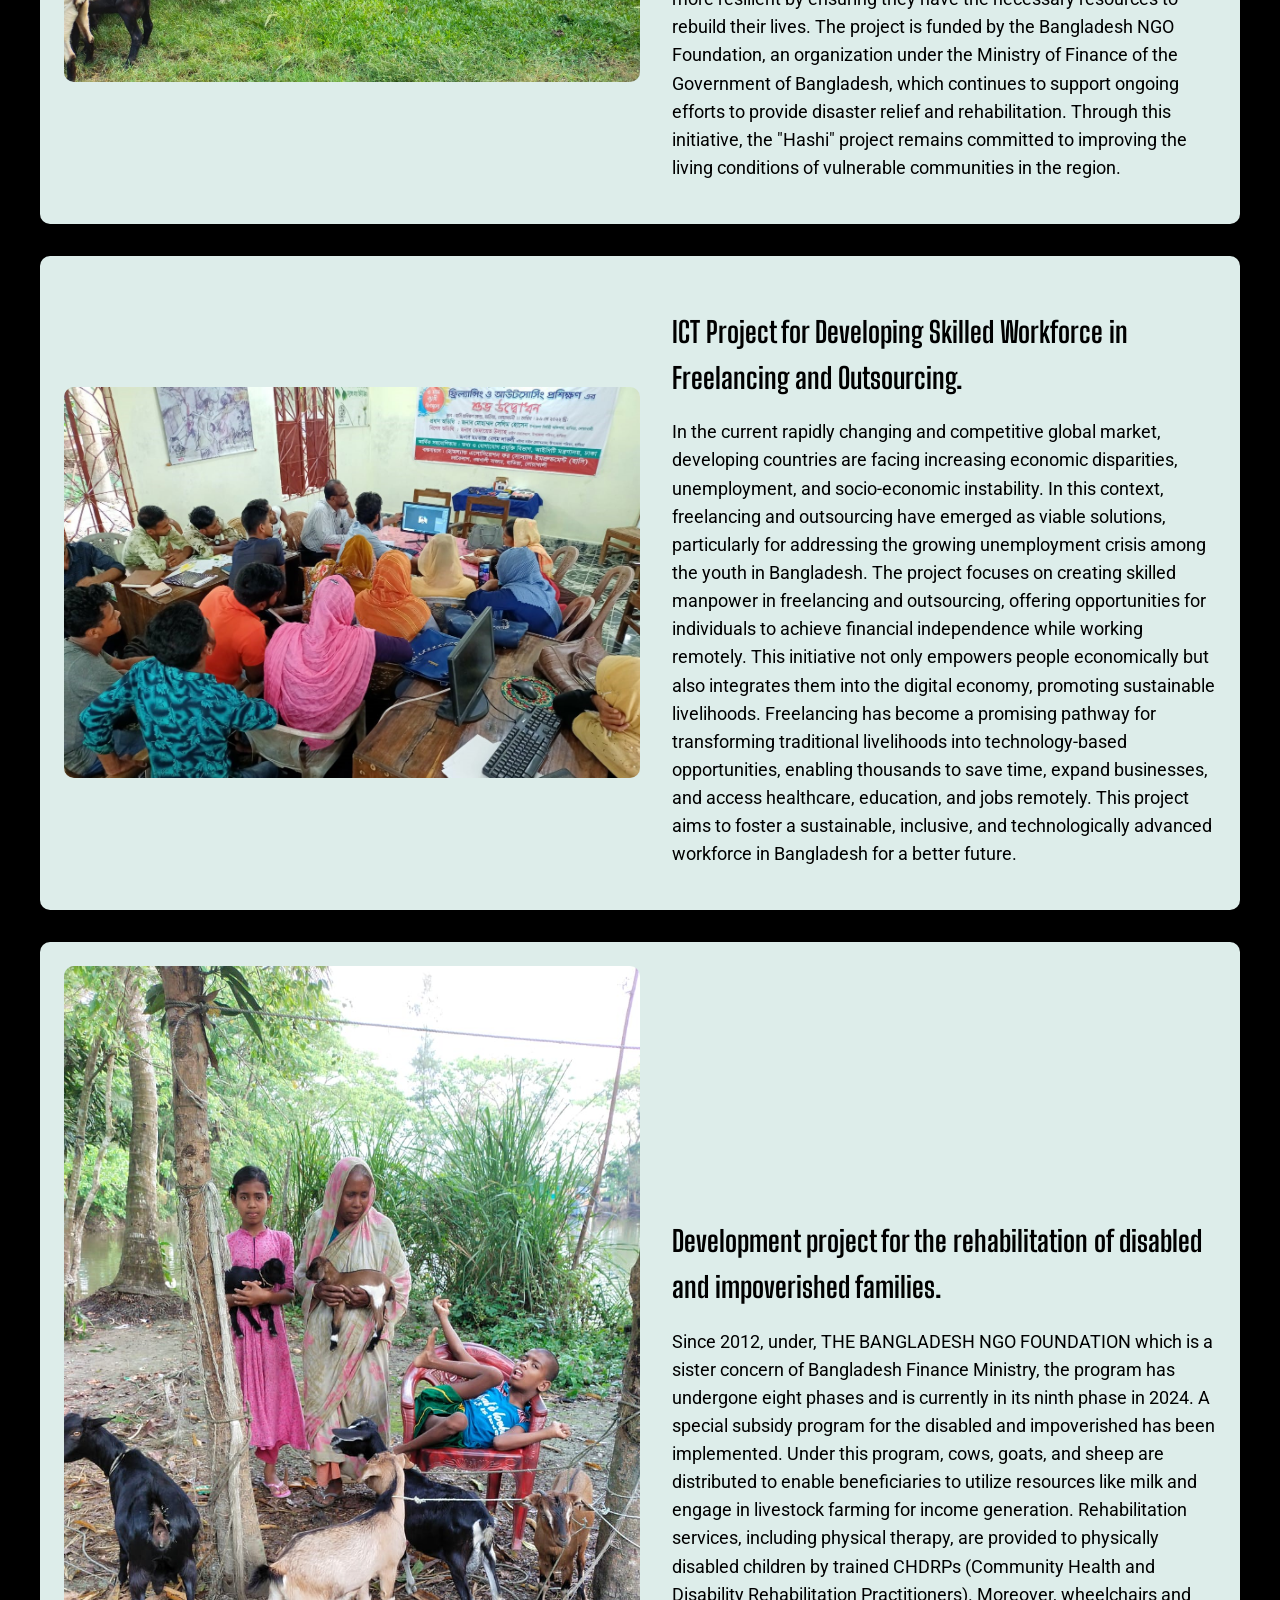
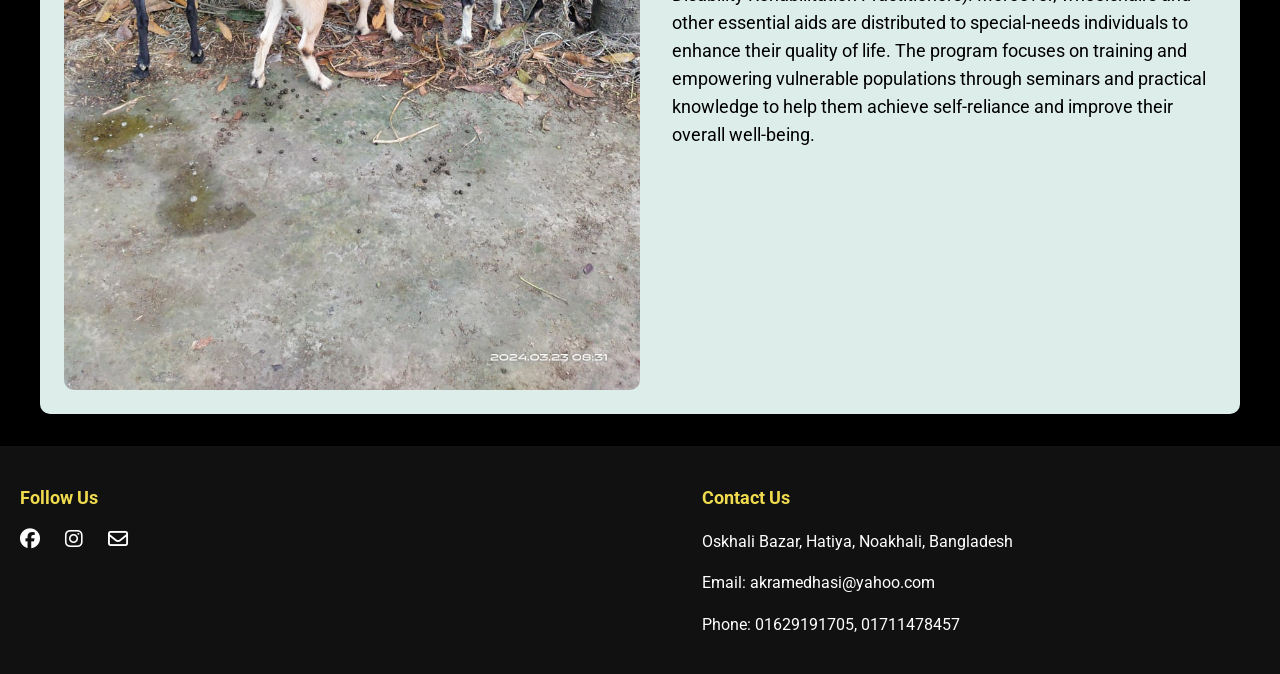
<file: project.html>
<!DOCTYPE html>
<html lang="en">
<head>
    <meta charset="UTF-8">
    <meta name="viewport" content="width=device-width, initial-scale=1.0">
    <title>HASI Projects</title>
    <link rel="stylesheet" href="./css/project.css">
    <link rel="stylesheet" href="https://cdnjs.cloudflare.com/ajax/libs/font-awesome/6.4.0/css/all.min.css">
    <link rel="icon" href="./Assets/logo.png" type="image/png">
</head>
<body>
    <!-- Header Section -->
    <header>
        <div class="header-container">
            <img src="./Assets/logo.png" href="index.html" alt="HASI Logo" class="logo">
            <nav class="navigation">
                <a href="index.html">Home</a>
                <a href="objective.html">Objective</a>
                <a href="project.html">Projects</a>
                <a href="ed.html">Meet Our ED</a>
                <a href="https://drive.google.com/drive/folders/14ONFuNCrioThecmSNW2PNv8nSUtys6gY?usp=drive_link" target="_blank">Gallery</a>
            </nav>
            <a href="#footer" class="contact-btn">Contact Us</a>
        </div>
    </header>

    <main>
        <section class="projects">
            <h2 class="section-title">Completed Projects</h2>

            <div class="project-card">
                <img src="./Assets/1. Non Formal Primary.PNG" alt="Completed Project" class="project-image">
                <div class="project-details">
                    <h3 class="project-title">
                        Non Formal Primary Education (NFPE)
                        </h3>
                    <p class="project-description">
                        Since the year 2000, around ninety non-formal primary schools in the Hatiya and Subarnachar upazilas of Noakhali district have been providing education up to the fifth grade. Most of the students from these schools get the opportunity to enroll in secondary schools. This project was active from 2000 to 2017. The project was funded by BRAC and supported by Proshika.
                    </p>
                </div>
            </div>

            <div class="project-card">
                <img src="./Assets/2.PNG" alt="Completed Project" class="project-image">
                <div class="project-details">
                    <h3 class="project-title">
                        Post Literacy and continuing Education for Human Development Project (PLCEHD-1)
                        </h3>
                    <p class="project-description">
                        With significant support from Education Ministry, HASI has established 30 centers operating on a double-shift system, each serving 30 women learners in one shift and 30 male learners in the other providing voluntary and tertiary education. Each shift offers two courses: Post-Literacy (PL), which strengthens literacy skills, and Continuing Education (CE), which focuses on technical skill development. The centers are managed by two facilitators who guide learners through both programs. After completing the PL course, two technical instructors are recruited to deliver the CE component, ensuring comprehensive education and skill-building for all participants.  
                    </p>
                </div>
            </div>

            <div class="project-card">
                <img src="./Assets/3.PNG" alt="Completed Project" class="project-image">
                <div class="project-details">
                    <h3 class="project-title">
                        Community Based Rehabilitation for PWDs
                    </h3>
                    <p class="project-description">
                        Since its inception, HASI has been dedicated to supporting persons with disabilities (PWDs) through community-based rehabilitation programs. With the assistance of two Community Handicap and Disability Resource Persons (CHDRPs), HASI works with 60 PWDs, offering essential doorstep services such as primary rehabilitation therapy (PRT), referral services, inclusive education, and credit support for income-generating activities (IGA). Through these initiatives, HASI strives to integrate PWDs into the mainstream of development and empower them to lead independent and fulfilling lives.   
                    </p>
                </div>
            </div>

            <div class="project-card">
                <img src="./Assets/4.PNG" alt="Completed Project" class="project-image">
                <div class="project-details">
                    <h3 class="project-title">Water Sanitation and Health & HIV/AIDS Project</h3>
                    <p class="project-description">
                        HASI collaborates with the Ministry of Health and Family Planning (MOH&FP) and NGO Forum to support the implementation of the National Immunization Days (NID) program. This partnership focuses on establishing Voluntary Surgical Contraception (VSC) services and producing ring slabs to address sanitation concerns for high-risk populations. Additionally, HASI conducts awareness-raising campaigns for communities at risk of HIV/AIDS to promote health education and disease prevention.
                    </p>
                </div>
            </div>

            <div class="project-card">
                <img src="./Assets/5.PNG" alt="Completed Project" class="project-image">
                <div class="project-details">
                    <h3 class="project-title">Micro Credit for Poverty Reduction</h3>
                    <p class="project-description">
                        Since 2007, the project has been conducting microcredit programs across four branches in Hatiya Upazila to support low-income families in improving their financial stability and livelihoods. By providing small loans, the project enables beneficiaries to engage in income-generating activities, fostering economic independence and resilience. The initiative is funded by the Stromme Foundation and implemented in collaboration with CODEC, BRAC, and NCU, along with contributions from its own financial resources. This partnership has enhanced the program's reach and effectiveness, playing a vital role in poverty alleviation and community development in the region.
                    </p>
                </div>
            </div>


            <div class="project-card">
                <img src="./Assets/7.PNG" alt="Completed Project" class="project-image">
                <div class="project-details">
                    <h3 class="project-title">Char Development and Settlement Project-III (CDSP-III)</h3>
                    <p class="project-description">
                        The project, implemented from 2005 to 2010 in the newly emerged islands of Hatiya Upazila, Noakhali, was funded with technical assistance from the Netherlands Embassy. The Bangladesh government, particularly the Water Development Board under the Planning Ministry, played a key role in collaboration. The project focused on improving various sectors such as agriculture, water and sanitation, disaster management, microcredit programs, non-formal primary education, homestead vegetable cultivation, and women’s development. These initiatives aimed to enhance the livelihoods and resilience of the coastal communities in the region.   
                    </p>
                </div>
            </div>

            <div class="project-card">
                <img src="./Assets/8.PNG" alt="Completed Project" class="project-image">
                <div class="project-details">
                    <h3 class="project-title">HASI- SHOUHARDO Program</h3>
                    <p class="project-description">
                        
                        In partnership with CARE-Bangladesh and funded by USAID, HASI has been implementing the SHOUHARDO program with the close support of the Village Development Committee. This program follows a fully community-led approach, where each community develops a Community Action Plan (CAP) based on Community Risk Assessment (CRA). The implementation is carried out through a community-driven process, enabling communities to design and undertake their own risk reduction plans to build resilience and foster sustainable development.
                    </p>
                </div>
            </div>

            <div class="project-card">
                <img src="./Assets/9.PNG" alt="Completed Project" class="project-image">
                <div class="project-details">
                    <h3 class="project-title">HASI- KISHOREE  SANGLAP  Program</h3>
                    <p class="project-description">
                        
                        With financial support from CODEC, HASI introduced the Kishoree Sanglap Program to empower adolescent girls. This program operates Kishoree Sanglap Centers where dialogue sessions are conducted with adolescents to build their awareness on Disaster Risk Reduction (DRR). The initiative encourages girls to take action and actively disseminate awareness messages within their communities, fostering resilience and informed decision-making.

                    </p>
                </div>
            </div>

            <div class="project-card">
                <div class="project-details">
                    <h3 class="project-title">Community Development and Arsenic Mitigation Project</h3>
                    <p class="project-description">
                        
                        Since the year 2000, this project has been implemented in Hajiganj Upazila of Chandpur district and Noakhali. Approximately 7,300 beneficiaries have received services under this project. Household tube wells have been scanned, defective ones have been repaired, and rainwater harvesting systems have been installed along with sand filters for clean water supply.

                    </p>
                </div>
            </div>

            <div class="project-card">
                <div class="project-details">
                    <h3 class="project-title">HNDPI</h3>
                    <p class="project-description">
                        
                        This project was implemented in Hatiya Upazila from 2003 to 2005, focusing on improving rural livelihoods and agricultural development. A total of 1,200 rural farmers actively participated in the project's implementation, receiving training and resources to enhance their productivity and income. The project received financial support from Danida, while CARE Bangladesh provided technical assistance to ensure effective execution and community engagement. Through this collaboration, the initiative aimed to promote sustainable farming practices and overall rural development in the region.

                    </p>
                </div>
            </div>

            <div class="project-card">
                <div class="project-details">
                    <h3 class="project-title">RFLDC Porject - Farmers Field School</h3>
                    <p class="project-description">
                        
                        The RFLDC (Regional Fisheries and Livestock Development Component) project was implemented in Hatiya Upazila of Noakhali district from 2007 to 2012. This initiative aimed to strengthen rural livelihoods by focusing on sustainable fisheries, livestock, and agricultural practices. The project was executed through the establishment of Farmer Field Schools (FFS), which served as vital hubs for knowledge-sharing and capacity-building among local farmers, particularly women. These schools provided hands-on training in improved farming techniques, resource management, and livelihood diversification to enhance productivity and resilience.

                        

                    </p>
                    
                    <p class="project-description">
                        The project was funded by Danida (Danish International Development Agency) and the Government of Bangladesh (GoB), reflecting a strong collaboration between international donors and national authorities to foster sustainable rural development. The comprehensive approach of the RFLDC project not only promoted economic growth in the region but also empowered rural communities to adopt innovative practices and achieve long-term self-sufficiency.
                    </p>
                </div>
            </div>

            <div class="project-card">
                <div class="project-details">
                    <h3 class="project-title">Hysawa Fund (WATSBN)</h3>
                    <p class="project-description">
                        
                        The project was implemented in 12 unions of Hatiya Upazila in Noakhali district, benefiting approximately 1,200 patients. As part of the initiative, 800 deep tube wells were installed, 2,600 latrines were set up, and health and hygiene education was provided to the community. The project ran from 2015 to 2017 and was executed with funding and support from Danida and the Government of Bangladesh (GoB) under the DPSE program.

                    </p>
                </div>
            </div>

            <div class="project-card">
                <div class="project-details">
                    <h3 class="project-title">Climate Change Adaptation Project In Coastal Belt </h3>
                    <p class="project-description">
                        
                        The  project was implemented in various remote areas of Hatiya Upazila in 2018. The initiative aimed to raise awareness about the impacts of climate change. Key activities included the installation of base-deep tube wells and toilets, raising the foundation height of houses, and providing training on cultivating saline-tolerant crops. The project was funded by the Australian Embassy (AusAid) and Hysawa Fund , in collaboration with the Government of Bangladesh (GoB).

                    </p>
                </div>
            </div>

            
            <div class="project-card">
                <div class="project-details">
                    <h3 class="project-title">Aila Rehab</h3>
                    <p class="project-description">
                        
                        The project in Hatiya Upazila of Noakhali district focused on rehabilitating families affected by disasters on Nijhum Dwip and nearby islands. As part of the initiative, homestead plots were prepared free of cost by engaging beneficiaries as cash-for-work laborers. Around 2,500 flood-affected families received non-food items, and 5,000 families were provided with dry food. The project was funded by NRC (Norwegian Refugee Council), with support from CARE Bangladesh.

                    </p>
                </div>
            </div>
            
            <h2 class="section-title">Ongoing Projects</h2>

            <!-- Ongoing project 1 -->

            <div class="project-card ongoing">
                <img src="./Assets/6.PNG" alt="Completed Project" class="project-image">
                <div class="project-details">
                    <h3 class="project-title">Rural Housing Loan Program</h3>
                    <p class="project-description">
                        The project in Hatiya Upazila of Noakhali district, with financial assistance from Bank loans facilitated by HASI Bangladesh, has helped construct approximately 375 houses. These houses were distributed to beneficiaries through a loan-based system. The project has been under implementation since 2002 and continues to support housing and community development in the region.
                    </p>
                </div>
            </div>

            <div class="project-card ongoing">
                <img id="widows-redemption" src="./Assets/vwb.jpg" alt="VNB Project 2005-2007" class="project-image">
                <div class="project-details">
                    <h3 class="project-title">VWB Project</h3>
                    <p class="project-description">
                        Since 2015, the VWB project has been implemented across various upazilas of Noakhali district, benefiting around 13,800 ultra-poor women across four phases. The project provides nine types of training focused on life skills, development, and income-generating activities to help women improve their livelihoods. Beneficiaries are also encouraged to participate in monthly savings programs and are linked to financial institutions for better economic opportunities. The project is funded by a World Bank program in collaboration with the Directorate of Women's Affairs. Currently, the VWB project operates in Hatiya, Subarnachar, and Senbagh upazilas, reaching 4,626 beneficiaries with training and development programs to promote economic empowerment and sustainable growth.
                    </p>
                </div>
            </div>

            <!-- Ongoing project 2 -->
            
            <div class="project-card ongoing">
                <img id="pannas-journey" src="./Assets/chagol.jpg" alt="Panna’s Journey" class="project-image" >
                <div class="project-details">
                    <h3 class="project-title">Post-disaster Rehabilation Project</h3>
                    <p class="project-description">
                        The project has been actively supporting flood-affected, vulnerable families in Char Clark and Mohammadpur union of Subarnachar Upazila in Noakhali district by providing essential materials for rebuilding their homes and securing their livelihoods. As part of the initiative, 40 stables were distributed, and 300 sets of repair materials were provided to 28 severely affected ultra-poor families and 8 individual beneficiaries to assist them in repairing their homes and recovering from the devastation caused by floods. This initiative plays a crucial role in helping disaster-stricken communities become more resilient by ensuring they have the necessary resources to rebuild their lives. The project is funded by the Bangladesh NGO Foundation, an organization under the Ministry of Finance of the Government of Bangladesh, which continues to support ongoing efforts to provide disaster relief and rehabilitation. Through this initiative, the "Hashi" project remains committed to improving the living conditions of vulnerable communities in the region.
                    </p>
                </div>
            </div>

            <!-- Ongoing project 3 -->
            
            <div class="project-card ongoing">
                <img id="yasir-arafat" src="./Assets/freelance.jpg" alt="Yasir Arafat’s Journey" class="project-image">
                <div class="project-details">
                    <h3 class="project-title">ICT Project for Developing Skilled Workforce in Freelancing and Outsourcing.</h3>
                    <p class="project-description">
                        In the current rapidly changing and competitive global market, developing countries are facing increasing economic disparities, unemployment, and socio-economic instability. In this context, freelancing and outsourcing have emerged as viable solutions, particularly for addressing the growing unemployment crisis among the youth in Bangladesh.

                        The project focuses on creating skilled manpower in freelancing and outsourcing, offering opportunities for individuals to achieve financial independence while working remotely. This initiative not only empowers people economically but also integrates them into the digital economy, promoting sustainable livelihoods. Freelancing has become a promising pathway for transforming traditional livelihoods into technology-based opportunities, enabling thousands to save time, expand businesses, and access healthcare, education, and jobs remotely.

                        This project aims to foster a sustainable, inclusive, and technologically advanced workforce in Bangladesh for a better future.
                    </p>
                </div>
            </div>


            <div class="project-card ongoing">
                <img id="yasir-arafat" src="./Assets/project.jpg" alt="Yasir Arafat’s Journey" class="project-image">
                <div class="project-details">
                    <h3 class="project-title">Development project for the rehabilitation of disabled and impoverished families.</h3>
                    <p class="project-description">
                        Since 2012, under, THE BANGLADESH NGO FOUNDATION which is a sister concern of Bangladesh Finance Ministry, the program has undergone eight phases and is currently in its ninth phase in 2024. A special subsidy program for the disabled and impoverished has been implemented. Under this program, cows, goats, and sheep are distributed to enable beneficiaries to utilize resources like milk and engage in livestock farming for income generation. Rehabilitation services, including physical therapy, are provided to physically disabled children by trained CHDRPs (Community Health and Disability Rehabilitation Practitioners). Moreover, wheelchairs and other essential aids are distributed to special-needs individuals to enhance their quality of life. The program focuses on training and empowering vulnerable populations through seminars and practical knowledge to help them achieve self-reliance and improve their overall well-being.
                    </p>
                </div>
            </div>

            <!-- <div class="project-card ongoing">

                <div class="project-details">
                    
                    <h3 class="project-title">Micro-credit for Poverty Reduction.</h3>
                    <p class="project-description">
                        Since 2007, the project has been conducting microcredit programs across four branches in Hatiya Upazila to support low-income families in improving their financial stability and livelihoods. By providing small loans, the project enables beneficiaries to engage in income-generating activities, fostering economic independence and resilience. The initiative is funded by the Stromme Foundation and implemented in collaboration with CODEC, BRAC, and NCU, along with contributions from its own financial resources. This partnership has enhanced the program's reach and effectiveness, playing a vital role in poverty alleviation and community development in the region.
                    </p>
                </div>
            </div> -->

            
            
            
        </section>
    </main>

    <!-- Footer Section -->
    <footer class="footer" id="footer">
        <div class="footer-left">
            <h3>Follow Us</h3>
            <div class="social-links">
                <a href="#" target="_blank">
                    <i class="fab fa-facebook"></i>
                </a>
                <a href="#" target="_blank">
                    <i class="fab fa-instagram"></i>
                </a>
                <a href="#" target="_blank">
                    <i class="far fa-envelope"></i>
                </a>
            </div>
        </div>
        <div class="footer-right">
            <h3>Contact Us</h3>
            <p>Oskhali Bazar, Hatiya, Noakhali, Bangladesh</p>
            <p>Email: akramedhasi@yahoo.com</p>
            <p>Phone: 01629191705, 01711478457</p>
        </div>
    </footer>
</body>
</html>
</file>
<file: css/style.css>
/* Import Fonts */
@import url('https://fonts.googleapis.com/css2?family=Big+Shoulders+Display:wght@100..900&family=Poppins:wght@400;700&family=Roboto:wght@400;700&display=swap');
/* General Styles */
* {
    margin: 0;
    padding: 0;
    box-sizing: border-box;
}
body {
    font-family: 'Roboto', sans-serif;
    line-height: 1.6;
    color: #333;
    background-color: black;
}

html {
    scroll-behavior: smooth;
}


/* Header Styles */
header {
    background-color: #fde0ca;
    padding: 1rem 2rem;
    border-bottom: 2px solid #FFFDF2;
    /* to understand size */
    border: solid black 1px;
    border-radius: 0 0 20px 20px;
}
.header-container {
    display: flex;
    align-items: center;
    justify-content: space-between;
    /* max-width: 1200px; */
    margin: 0 auto;
}
.logo {
    height: 70px;
}
.navigation a {
    text-decoration: none;
    margin: 0 1.5rem;
    font-family: "Big Shoulders Display", sans-serif;
    font-weight: bold;
    font-size: 20px;
    color: black;
}

.navigation a:hover{
    color: lightcoral;
    text-decoration: underline;
}

.contact-btn {
    padding: 0.5rem 1rem;
    background-color: #007BFF;
    color: #fff;
    text-decoration: none;
    border-radius: 5px;
    font-family: 'Poppins', sans-serif;
    font-weight: 600;
}
.contact-btn:hover {
    background-color: #0056b3;
}



/* Hero Section */

.hero {
    height: 50vh;
    font-family: "Big Shoulders Display", sans-serif;
    display: flex;
    align-items: center;
    justify-content: center; /* Center align the content */
    background-color: #000000;
    overflow: hidden; /* Prevent content from overlapping */
}

.hero-left, .hero-right {
    width: 50%;
    padding: 10px;
    display: flex;
    justify-content: center; /* Center the image in the container */
    align-items: center;
}

.hero-left img, .hero-right img {
    width: 90%; /* Ensure both images take the same width */
    height: auto; /* Maintain aspect ratio */
    object-fit: contain; /* Fit the image within the container */
    
}

.hero-right img{
    clip-path: inset(21% 0% 21% 0%); /* Crops from top, right, bottom, left */
    /* border-radius: 10px; */
}


.heading-hasi{
    display: flex;

}

.hasi-motto{
    font-family: "Big Shoulders Display", sans-serif;
    max-width: 1200px;
    margin: 2rem auto;
    padding: 0 1rem;
}

.hasi-motto-content h1{
    font-size: 2.5rem;
    color: #fff;
}

.hasi-motto-content h2{
    font-size: 1.5rem;
    color: #fff;
}

.hasi-motto-content h1:hover{
    color: goldenrod;
    text-decoration: underline;
}


/* Content Section */
.content {
    max-width: 1200px;
    margin: 2rem auto;
    padding: 0 1rem;
    /* background-color: #FFFDF2; */
}

.content h2:hover{
    text-decoration: underline;
    color: goldenrod;
}

.content article {
    margin-bottom: 2rem;
}
.content h2 {
    font-family: "Big Shoulders Display", sans-serif;
    font-size: 2rem;
    color: black;
    margin-bottom: 1rem;
}
.content p {
    font-family: 'Roboto', sans-serif;
    font-size: 1.1rem;
    color: black;
    line-height: 1.8;
}

#background{
    background-color: #e8dff5;
    padding: 50px;
}

#vision{
    background-color: #fce1e4;
    padding: 50px;
}

#mission{
    background-color: #fcf4dd;
    padding: 50px;
}

#goal{
    background-color: #ddedea;
    padding: 50px;
}

#beneficiaries{
    background-color: #daeaf6;
    padding: 50px;
}



.donors-section {
    font-family: "Big Shoulders Display", sans-serif;
    text-align: center;
    padding: 40px 20px;
    background-color: #020202;
}

.donors-title {
    font-size: 2rem;
    margin-bottom: 20px;
    /* font-family: 'Roboto', sans-serif; */
    color: #ffffff;
}

.donors-grid {
    display: grid;
    grid-template-columns: repeat(auto-fit, minmax(200px, 1fr));
    gap: 20px;
    max-width: 1200px;
    margin: 0 auto;
}

.donors-grid a {
    display: block;
    padding: 10px 15px;
    font-size: 1.1rem;
    font-weight: 700;
    font-family: 'Poppins', sans-serif;
    text-decoration: none;
    background-color: #ffffff;
    border: 2px solid #ddd;
    border-radius: 8px;
    text-align: center;
    color: #0b0b0b;
    transition: all 0.3s ease;
    box-shadow: 0 4px 6px rgba(0, 0, 0, 0.1);
}

.donors-grid a:hover {
    background-color: lightsteelblue;
    color: goldenrod;
    border-color: goldenrod;
}

/* FOOTER */

.footer {
    font-family: 'Roboto', sans-serif;
    display: flex;
    justify-content: space-between;
    align-items: flex-start;
    padding: 20px;
    background-color: #111;
    color: #fff;
}

.footer-left,
.footer-right {
    width: 45%;
}


.footer-left h3,
.footer-right h3 {
    margin-bottom: 10px;
    font-size: 18px;
    color: #f0db4f;
}


.footer-left .social-links a {
    color: #fff;
    margin-right: 15px;
    font-size: 20px;
    transition: color 0.3s;
}

.social-links{
    display: flex;
    /* flex-direction: column; */
    gap: 10px;
}

.footer-left .social-links a:hover {
    color: #f0db4f;
}

.map-container iframe {
    border-radius: 8px;
    box-shadow: 0 4px 8px rgba(0, 0, 0, 0.2);
}



/* Responsive Design */
@media (max-width: 768px) {
    .header-container {
        flex-direction: column;
        align-items: flex-start;
    }
    .navigation {
        margin-top: 1rem;
    }
    .navigation a {
        margin: 0.5rem 0;
    }
    .contact-btn {
        margin-top: 1rem;
    }
    .hero h1 {
        font-size: 1.5rem;
    }
}
</file>
<file: v2/style.css>
:root {
  --ink: #17251e;
  --muted: #59645d;
  --green: #087c43;
  --cream: #ffffff;
  --soft: #f5f7f5;
  --lime: #dcf7c5;
  --line: #e1e7e1;
  font-synthesis: none;
}
* { box-sizing: border-box; }
html { scroll-behavior: smooth; scroll-padding-top: 100px; }
body { margin: 0; background: #fff; color: var(--ink); font: 16px/1.65 -apple-system, BlinkMacSystemFont, 'Segoe UI', Arial, sans-serif; -webkit-font-smoothing: antialiased; }
h1, h2, h3, p { margin-top: 0; }
a { color: inherit; text-decoration: none; }
button, input { font: inherit; }
button { color: inherit; cursor: pointer; }
img { display: block; max-width: 100%; object-fit: cover; }
a, button, input, summary { -webkit-tap-highlight-color: transparent; }
a:focus-visible, button:focus-visible, input:focus-visible, summary:focus-visible { outline: 3px solid var(--green); outline-offset: 5px; }
.container { width: min(1160px, calc(100% - 80px)); margin-inline: auto; }
header { position: sticky; top: 0; z-index: 20; background: #ffffffed; backdrop-filter: blur(20px); border-bottom: 1px solid #edf0ec; }
.nav-row { min-height: 84px; display: flex; align-items: center; justify-content: space-between; gap: 24px; }
.brand { display: flex; gap: 10px; align-items: center; flex-shrink: 0; }
.brand img { width: 42px; height: 42px; object-fit: contain; border-radius: 50%; }
.brand > span { font-size: 27px; letter-spacing: -.06em; font-weight: 750; line-height: 1.15; }
.brand small { display: block; font-size: 9px; font-weight: 500; letter-spacing: 0; margin-top: 4px; color: var(--muted); }
nav { display: flex; align-items: center; gap: 32px; font-size: 14px; font-weight: 500; }
nav a:not(.button):hover, .text-link:hover { color: var(--green); }
nav a[aria-current] { color: var(--green); text-decoration: underline; text-underline-offset: 7px; }
.button { display: inline-flex; align-items: center; justify-content: center; gap: 25px; min-height: 52px; padding: 14px 25px; background: var(--green); color: #fff; border: 1px solid transparent; border-radius: 999px; font-size: 14px; font-weight: 650; transition: background .2s, transform .2s, box-shadow .2s; }
.button:hover { background: #065d33; box-shadow: 0 5px 18px #087c4318; transform: translateY(-2px); }
.button span { font-size: 18px; line-height: 1; }
.button.small { min-height: 44px; padding: 10px 20px; font-size: 13px; }
.menu-toggle { display: none; }
.hero { display: flex; flex-direction: column; align-items: center; text-align: center; gap: 48px; padding-block: 80px 55px; }
.hero-copy { max-width: 850px; }
.eyebrow { display: flex; align-items: center; gap: 8px; margin-bottom: 20px; font-size: 11px; letter-spacing: .1em; font-weight: 650; color: var(--green); }
.hero .eyebrow { display: inline-flex; padding: 7px 13px; background: #eff7ec; border: 1px solid #deecd6; border-radius: 999px; font-size: 10px; letter-spacing: .06em; }
.dot { display: inline-block; width: 6px; height: 6px; border-radius: 50%; background: var(--green); }
h1, h2 { font-weight: 700; letter-spacing: -.065em; line-height: 1.08; text-wrap: balance; }
h1 { font-size: clamp(54px, 6.6vw, 88px); margin-bottom: 24px; }
em { font: inherit; color: var(--green); }
h2 { font-size: clamp(38px, 4.5vw, 58px); margin-bottom: 24px; }
.intro { max-width: 520px; margin: 0 auto; font-size: 18px; line-height: 1.7; color: var(--muted); text-wrap: pretty; }
.actions { display: flex; justify-content: center; align-items: center; gap: 25px; margin-top: 28px; }
.text-link { display: inline-flex; align-items: center; gap: 12px; font-size: 13px; font-weight: 600; }
.hero-visual { width: 100%; max-width: 1040px; position: relative; overflow: hidden; border-radius: 24px; background: var(--soft); }
.hero-visual > img { width: 100%; height: 410px; object-position: center 43%; }
.image-label { position: absolute; bottom: 20px; left: 20px; padding: 9px 16px; border: 1px solid #ffffff50; border-radius: 999px; color: #fff; background: #17251ed9; font-size: 12px; }
.impact-strip { background: #fff; }
.impact-grid { display: grid; grid-template-columns: 1fr 1.2fr 1fr 1fr; padding-block: 25px 45px; border-bottom: 1px solid var(--line); }
.impact-grid > div, .impact-grid > a { padding-inline: 28px; border-right: 1px solid var(--line); }
.impact-grid > div:first-child { padding-left: 0; }
.impact-grid > a { border: 0; font-size: 13px; line-height: 1.7; }
.impact-grid strong { display: block; font-size: 24px; font-weight: 650; letter-spacing: -.04em; line-height: 1.35; }
.impact-grid span { display: block; font-size: 12px; color: var(--muted); margin-top: 6px; }
.section { padding-block: 96px; }
.about { display: grid; grid-template-columns: 1fr 1fr; gap: 90px; }
.about-copy { color: var(--muted); padding-top: 30px; font-size: 15px; }
.large { font-size: 22px; line-height: 1.5; color: var(--ink); letter-spacing: -.025em; font-weight: 500; }
details { border-bottom: 1px solid var(--line); }
summary { cursor: pointer; padding-block: 18px; display: flex; justify-content: space-between; gap: 15px; color: var(--ink); font-size: 14px; font-weight: 600; list-style: none; }
summary::-webkit-details-marker { display: none; }
summary span { font-size: 20px; line-height: 1.3; }
details[open] summary span { transform: rotate(45deg); }
details p { font-size: 14px; }
.work { background: var(--soft); border-radius: 36px; margin-inline: 20px; }
.work .container { width: min(1160px, calc(100% - 60px)); }
.section-heading { display: flex; justify-content: space-between; align-items: end; gap: 35px; margin-bottom: 35px; }
.section-heading h2 { margin-bottom: 0; }
.section-heading > p { max-width: 310px; margin-bottom: 5px; font-size: 15px; color: var(--muted); }
.project-controls { display: flex; align-items: center; justify-content: space-between; gap: 16px; margin-top: 35px; }
.filters { display: flex; gap: 5px; flex-wrap: wrap; }
.filters button { border: 1px solid transparent; background: transparent; padding: 10px 13px; min-height: 44px; border-radius: 999px; font-size: 12px; color: var(--muted); transition: background .2s; }
.filters button:hover { background: #e5ece5; }
.filters button.active { background: var(--ink); color: #fff; }
.search { display: flex; align-items: center; gap: 8px; background: white; border: 1px solid var(--line); border-radius: 12px; padding: 7px 13px; }
.search > span[aria-hidden] { font-size: 23px; line-height: 1; }
.search input { width: 145px; min-width: 0; min-height: 30px; border: 0; padding: 0; background: none; font-size: 12px; color: var(--ink); }
.results { font-size: 12px; color: var(--muted); margin: 18px 0; }
.project-grid { display: grid; grid-template-columns: repeat(3, 1fr); gap: 22px; }
.project-card { background: white; border-radius: 18px; overflow: hidden; display: flex; flex-direction: column; border: 1px solid #e9ede7; transition: transform .2s, box-shadow .2s; }
.project-card:hover { transform: translateY(-4px); box-shadow: 0 12px 32px #17251e0c; }
.project-image { position: relative; overflow: hidden; margin: 10px 10px 0; border-radius: 11px; }
.project-image img { width: 100%; height: 190px; transition: transform .4s; }
.project-card:hover img { transform: scale(1.035); }
.tag { position: absolute; left: 12px; bottom: 12px; padding: 5px 10px; background: #ffffffed; border-radius: 999px; font-size: 10px; color: var(--ink); }
.project-body { padding: 20px; display: flex; flex-direction: column; flex: 1; }
.project-body h3 { font-size: 19px; font-weight: 650; line-height: 1.35; letter-spacing: -.035em; margin-bottom: 12px; }
.project-body p { font-size: 13px; line-height: 1.7; color: var(--muted); display: -webkit-box; -webkit-line-clamp: 3; -webkit-box-orient: vertical; overflow: hidden; }
.project-body button { border: 0; background: transparent; margin-top: auto; padding: 10px 0 0; min-height: 44px; display: flex; justify-content: space-between; align-items: center; gap: 12px; text-align: left; font-size: 12px; color: var(--green); font-weight: 650; }
.project-body button span { font-size: 19px; }
.outline { background: #fff; border: 1px solid var(--line); color: var(--ink); }
.outline:hover { background: #eaf2e7; color: var(--ink); }
.load-more { display: flex; margin: 32px auto 0; }
.load-more[hidden] { display: none; }
.archive-note { max-width: 590px; margin: 24px auto 0; text-align: center; font-size: 11px; color: var(--muted); }
.story-grid { display: grid; grid-template-columns: repeat(3, 1fr); gap: 24px; }
.story { border: 0; background: transparent; text-align: left; padding: 0; }
.story img { width: 100%; height: 245px; border-radius: 18px; transition: filter .2s; }
.story:hover img { filter: brightness(.92); }
.story > span { display: inline-block; margin-top: 20px; font-size: 10px; letter-spacing: .08em; font-weight: 600; color: var(--green); }
.story h3 { display: flex; gap: 16px; justify-content: space-between; font-size: 21px; letter-spacing: -.035em; line-height: 1.4; margin: 8px 0 0; font-weight: 600; }
.story h3 span { font-weight: 400; }
.leadership { background: #eff6ed; padding-block: 70px; margin-inline: 20px; border-radius: 36px; }
.leadership-grid { display: grid; grid-template-columns: .8fr 1fr; gap: 85px; align-items: center; }
.portrait { padding-inline: 30px; }
.portrait img { height: 420px; width: 100%; border-radius: 24px; object-position: center 30%; }
.leadership h2 { font-size: clamp(35px, 4vw, 52px); }
.leadership-grid > div > p:not(.eyebrow) { color: var(--muted); font-size: 15px; }
.signature { display: flex; flex-direction: column; padding-top: 18px; margin-top: 24px; border-top: 1px solid #cedccc; font-size: 14px; }
.signature span { color: var(--muted); font-size: 12px; margin-top: 3px; }
.partners { text-align: center; }
.partners .eyebrow { justify-content: center; }
.partners h2 { margin-bottom: 15px; }
.partners > p:not(.eyebrow) { color: var(--muted); font-size: 13px; max-width: 540px; margin-inline: auto; }
.partner-list { display: flex; justify-content: space-around; align-items: center; flex-wrap: wrap; gap: 24px; margin-top: 40px; }
.partner-list a { color: #435548; font-size: clamp(22px, 2.4vw, 29px); letter-spacing: -.04em; font-weight: 700; }
.partner-list a:hover { color: var(--green); }
.contact { background: #dff7d0; border-radius: 36px; margin: 0 20px 25px; padding-block: 75px 45px; text-align: center; }
.contact > .container > .eyebrow { justify-content: center; }
.contact h2 { font-size: clamp(42px, 5vw, 64px); margin-bottom: 20px; }
.contact > .container > p:not(.eyebrow) { color: #3f5746; font-size: 16px; }
.light { background: var(--ink); margin-top: 10px; }
.light:hover { background: #304d39; }
.contact-details { display: grid; grid-template-columns: 1fr 1fr 1fr; text-align: left; gap: 35px; border-top: 1px solid #b9d9aa; padding-top: 32px; margin-top: 55px; font-size: 14px; }
.contact-details > div { display: flex; flex-direction: column; align-items: start; }
.contact-details > div > span:first-child { font-size: 10px; font-weight: 650; letter-spacing: .08em; color: #3f5746; margin-bottom: 10px; }
.contact-details p { margin-bottom: 8px; }
.contact-details a:hover { text-decoration: underline; }
.copy-email { border: 0; background: transparent; color: #225d37; padding: 8px 0; min-height: 44px; font-size: 12px; }
footer { padding-block: 28px 40px; display: flex; justify-content: space-between; align-items: center; gap: 25px; }
footer .brand > span { font-size: 24px; }
footer .brand small { max-width: 190px; line-height: 1.4; }
footer > div { display: flex; flex-wrap: wrap; justify-content: end; gap: 10px 22px; font-size: 11px; color: var(--muted); }
footer > div > span { flex-basis: 100%; text-align: right; }
.skip { position: fixed; top: -100px; left: 20px; z-index: 100; background: #fff; padding: 12px; }
.skip:focus { top: 10px; }
.sr-only { position: absolute; width: 1px; height: 1px; padding: 0; margin: -1px; overflow: hidden; clip: rect(0,0,0,0); white-space: nowrap; border: 0; }
dialog { width: min(740px, calc(100% - 32px)); max-height: 85dvh; padding: 0; border: 0; border-radius: 24px; background: white; color: var(--ink); box-shadow: 0 20px 80px #0003; }
dialog::backdrop { background: #17251e9c; backdrop-filter: blur(6px); }
.dialog-close { position: sticky; top: 15px; display: block; z-index: 2; margin: 15px 15px -59px auto; width: 44px; height: 44px; border-radius: 50%; border: 1px solid #e1e7e1; background: white; font-size: 26px; }
.dialog-image { width: 100%; max-height: 400px; object-fit: cover; }
.dialog-body { padding: 30px; }
.dialog-body h2 { font-size: 32px; line-height: 1.2; letter-spacing: -.04em; }
.dialog-body .eyebrow { margin-bottom: 15px; }
.dialog-body p { color: var(--muted); font-size: 15px; }
body.modal-open { overflow: hidden; }
.empty { grid-column: 1/-1; padding: 35px; text-align: center; }
@media (max-width: 1100px) {
  .container { width: calc(100% - 56px); }
  nav { gap: 24px; }
  .project-controls { flex-direction: column; align-items: stretch; }
  .search input { width: 100%; }
  .about { gap: 50px; }
  .leadership-grid { gap: 45px; }
  .portrait { padding: 0; }
  .story img { height: 205px; }
}
@media (max-width: 800px) {
  .nav-row { min-height: 76px; }
  .menu-toggle { display: flex; align-items: center; gap: 12px; min-height: 44px; border-radius: 999px; border: 1px solid var(--line); background: white; padding: 8px 15px; font-size: 13px; }
  nav { display: none; position: absolute; top: 76px; left: 0; right: 0; padding: 24px 28px; background: white; border-bottom: 1px solid var(--line); box-shadow: 0 12px 18px #17251e0a; }
  nav.open { display: flex; flex-direction: column; align-items: stretch; gap: 16px; }
  nav > a { padding-block: 7px; }
  .hero { padding-top: 60px; gap: 35px; }
  h1 { font-size: 67px; }
  .hero-visual > img { height: 360px; }
  .impact-grid { grid-template-columns: 1fr 1fr; gap: 25px 0; }
  .impact-grid > div:nth-child(2) { border: 0; }
  .impact-grid > div:nth-child(3) { padding-left: 0; }
  .section { padding-block: 70px; }
  .about { gap: 30px; }
  .about-copy { padding-top: 0; }
  .project-grid { grid-template-columns: 1fr 1fr; gap: 18px; }
  .section-heading { align-items: start; gap: 25px; }
  .section-heading > p { max-width: 230px; }
  .story-grid { gap: 18px; }
  .story img { height: 175px; }
  .story h3 { font-size: 18px; }
  .leadership { padding-block: 55px; }
  .leadership-grid { gap: 30px; }
  .portrait img { height: 380px; }
  .contact-details { gap: 20px; font-size: 13px; }
  .contact-details a { overflow-wrap: anywhere; }
  footer { align-items: start; }
}
@media (max-width: 560px) {
  .container { width: calc(100% - 36px); }
  .brand small { font-size: 8px; }
  .hero { padding-block: 42px 30px; gap: 30px; }
  .hero .eyebrow { font-size: 8px; }
  h1 { font-size: clamp(42px, 10vw, 56px); }
  .intro { font-size: 16px; }
  .actions { flex-direction: column; gap: 17px; margin-top: 25px; }
  .hero-visual { border-radius: 18px; }
  .hero-visual > img { height: 285px; }
  .image-label { bottom: 14px; left: 12px; padding: 7px 11px; font-size: 10px; }
  .impact-grid { padding-block: 20px 30px; gap: 22px 0; }
  .impact-grid > div, .impact-grid > a { padding-inline: 18px; }
  .impact-grid strong { font-size: 21px; }
  .impact-grid span, .impact-grid > a { font-size: 10px; }
  .section { padding-block: 55px; }
  h2 { font-size: 38px; }
  .eyebrow { font-size: 10px; }
  .about { grid-template-columns: 1fr; gap: 10px; }
  .about h2 br { display: none; }
  .large { font-size: 21px; }
  .work, .leadership, .contact { margin-inline: 10px; border-radius: 24px; }
  .work .container, .leadership .container, .contact .container { width: calc(100% - 36px); }
  .section-heading { flex-direction: column; gap: 20px; margin-bottom: 25px; }
  .section-heading > p { max-width: 100%; }
  .project-controls { margin-top: 25px; }
  .filters { gap: 2px; }
  .filters button { font-size: 11px; padding: 9px 10px; }
  .project-grid { grid-template-columns: 1fr; gap: 18px; }
  .project-image img { height: 210px; }
  .project-body h3 { font-size: 21px; }
  .story-grid { grid-template-columns: 1fr; gap: 30px; }
  .story img { height: 245px; }
  .story h3 { font-size: 22px; }
  .story > span { margin-top: 15px; }
  .leadership-grid { grid-template-columns: 1fr; }
  .portrait { width: 100%; max-width: 310px; margin-inline: auto; }
  .portrait img { height: 350px; }
  .leadership h2 br { display: none; }
  .partner-list { gap: 20px 28px; margin-top: 28px; }
  .contact { padding-block: 50px 35px; }
  .contact h2 { font-size: 39px; }
  .contact > .container > p:not(.eyebrow) { font-size: 14px; }
  .contact-details { grid-template-columns: 1fr; gap: 25px; margin-top: 35px; }
  footer { flex-direction: column; gap: 25px; }
  footer > div { justify-content: start; }
  footer > div > span { text-align: left; }
  .dialog-body { padding: 24px; }
  .dialog-body h2 { font-size: 28px; }
}
@media (prefers-reduced-motion: reduce) {
  html { scroll-behavior: auto; }
  *, *::before, *::after { transition: none !important; animation: none !important; }
}

.arrow-icon { display: inline-block; width: 16px; height: 16px; min-width: 16px; vertical-align: -3px; flex-shrink: 0; }
</file>
<file: css/ed.css>
/* Import Fonts */
@import url('https://fonts.googleapis.com/css2?family=Big+Shoulders+Display:wght@100..900&family=Poppins:wght@400;700&family=Roboto:wght@400;700&display=swap');

/* General Styles */
* {
    margin: 0;
    padding: 0;
    box-sizing: border-box;
}

body {
    font-family: 'Roboto', sans-serif;
    line-height: 1.6;
    color: #333;
    background-color: black;
}

html {
    scroll-behavior: smooth;
}

/* Header Styles */
header {
    background-color: #fde0ca;
    padding: 1rem 2rem;
    border-bottom: 2px solid #FFFDF2;
    /* to understand size */
    border: solid black 1px;
    border-radius: 0 0 20px 20px;
}
.header-container {
    display: flex;
    align-items: center;
    justify-content: space-between;
    /* max-width: 1200px; */
    margin: 0 auto;
}
.logo {
    height: 70px;
}
.navigation a {
    text-decoration: none;
    margin: 0 1.5rem;
    font-family: "Big Shoulders Display", sans-serif;
    font-weight: bold;
    font-size: 20px;
    color: black;
}

.navigation a:hover{
    color: lightcoral;
    text-decoration: underline;
}

.contact-btn {
    padding: 0.5rem 1rem;
    background-color: #007BFF;
    color: #fff;
    text-decoration: none;
    border-radius: 5px;
    font-family: 'Poppins', sans-serif;
    font-weight: 600;
}
.contact-btn:hover {
    background-color: #0056b3;
}


/* Section Styles */
.executive-director {
    font-family: "Big Shoulders Display", sans-serif;
    display: flex;
    flex-direction: column;
    align-items: center;
    padding: 40px;
    text-align: center;
    background-color: #fde0ca;
    margin: 40px auto;
    max-width: 800px;
    border-radius: 10px;
    box-shadow: 0 4px 8px rgba(0, 0, 0, 0.2);
}

.ed-image {
    margin-bottom: 20px;
    /* width: 300px; */
}

.director-photo {
    width: 250px; /* Adjust size for a clean look */
    height: auto;
    border-radius: 50%;
    box-shadow: 0 4px 6px rgba(0, 0, 0, 0.3);
    border: 3px solid #fff; /* Add a border for focus */
}

.ed-description h1 {
    font-size: 2rem;
    margin-bottom: 15px;
    color: black;
}

.ed-description h1:hover {
    color: goldenrod;
    text-decoration: underline;
    cursor: pointer;
}

.ed-description p {
    font-size: 1rem;
    color: #333;
    line-height: 1.8;
    text-align: justify;
    font-weight: 700;
}

/* Footer Styles */
.footer {
    font-family: 'Roboto', sans-serif;
    display: flex;
    justify-content: space-between;
    align-items: flex-start;
    padding: 20px;
    background-color: #111;
    color: #fff;
}

.footer-left,
.footer-right {
    width: 45%;
}

.footer-left h3,
.footer-right h3 {
    margin-bottom: 10px;
    font-size: 18px;
    color: #f0db4f;
}

.footer-left .social-links a {
    color: #fff;
    margin-right: 15px;
    font-size: 20px;
    transition: color 0.3s;
}

.footer-left .social-links a:hover {
    color: #f0db4f;
}

/* Responsive Design */
@media (max-width: 768px) {
    .executive-director {
        padding: 20px;
    }

    .director-photo {
        width: 120px;
    }

    .ed-description h1 {
        font-size: 1.8rem;
    }

    .ed-description p {
        font-size: 0.9rem;
    }

    .footer {
        flex-direction: column;
        text-align: center;
    }

    .footer-left,
    .footer-right {
        width: 100%;
        margin-bottom: 20px;
    }
}
</file>
<file: css/objective.css>
@import url('https://fonts.googleapis.com/css2?family=Big+Shoulders+Display:wght@100..900&family=Poppins:wght@400;700&family=Roboto:wght@400;700&display=swap');
/* General Styles */
* {
    margin: 0;
    padding: 0;
    box-sizing: border-box;
}

/* General Styles */
body {
    font-family: "Big Shoulders Display", sans-serif;
    margin: 0;
    padding: 0;
    color: #333;
    background-color: black;
}

html {
    scroll-behavior: smooth;
}


/* Header Styles */
/* Header Styles */
header {
    background-color: #fde0ca;
    padding: 1rem 2rem;
    border-bottom: 2px solid #FFFDF2;
    /* to understand size */
    border: solid black 1px;
    border-radius: 0 0 20px 20px;
}
.header-container {
    display: flex;
    align-items: center;
    justify-content: space-between;
    /* max-width: 1200px; */
    margin: 0 auto;
}
.logo {
    height: 70px;
}
.navigation a {
    text-decoration: none;
    margin: 0 1.5rem;
    font-family: "Big Shoulders Display", sans-serif;
    font-weight: bold;
    font-size: 20px;
    color: black;
}

.navigation a:hover{
    color: lightcoral;
    text-decoration: underline;
}

.contact-btn {
    padding: 0.5rem 1rem;
    background-color: #007BFF;
    color: #fff;
    text-decoration: none;
    border-radius: 5px;
    font-family: 'Poppins', sans-serif;
    font-weight: 600;
}
.contact-btn:hover {
    background-color: #0056b3;
}

/* Content Box Styles */
.content-box {
    max-width: 900px;
    margin: 30px auto;
    padding: 20px;
    background: #e8dff5;
    box-shadow: 0 4px 8px rgba(0, 0, 0, 0.1);
    border-radius: 10px;
    font-weight: bold
}

.content-box h1 {
    color: #111;
    margin-bottom: 20px;
    font-size: 28px;
    text-align: center;
}

.content-box h1:hover{
    color: goldenrod;
    text-decoration: underline;
}

.content-box h2 {
    margin-top: 20px;
    color: black;
    margin-bottom: 10px;
    text-decoration: underline;
}

.content-box h2:hover{
    color: goldenrod;
    text-decoration: underline;
}

.content-box ul {
    margin-top: 10px;
    padding-left: 20px;
}

.content-box li {
    margin-bottom: 10px;
    line-height: 1.6;
}

/* Footer Styles */
.footer {
    font-family: 'Roboto', sans-serif;
    display: flex;
    justify-content: space-between;
    align-items: flex-start;
    padding: 20px;
    background-color: #111;
    color: #fff;
}

.footer-left,
.footer-right {
    width: 45%;
}


.footer-left h3,
.footer-right h3 {
    margin-bottom: 10px;
    font-size: 18px;
    color: #f0db4f;
}


.footer-left .social-links a {
    color: #fff;
    margin-right: 15px;
    font-size: 20px;
    transition: color 0.3s;
}

.social-links{
    display: flex;
    /* flex-direction: column; */
    gap: 10px;
}

.footer-left .social-links a:hover {
    color: #f0db4f;
}
</file>
<file: css/project.css>
/* Import Fonts */
@import url('https://fonts.googleapis.com/css2?family=Big+Shoulders+Display:wght@100..900&family=Poppins:wght@400;700&family=Roboto:wght@400;700&display=swap');

/* General Styles */
body {
    font-family: 'Roboto', sans-serif;
    line-height: 1.6;
    color: #333;
    background-color: black;
    margin: 0;
    padding: 0;
    box-sizing: border-box;
}

html {
    scroll-behavior: smooth;
}


/* Header Styles */
header {
    background-color: #fde0ca;
    padding: 1rem 2rem;
    border-bottom: 2px solid #FFFDF2;
    border: solid black 1px;
    border-radius: 0 0 20px 20px;
}

.header-container {
    display: flex;
    align-items: center;
    justify-content: space-between;
}

.logo {
    height: 70px;
}

.navigation a {
    text-decoration: none;
    margin: 0 1.5rem;
    font-family: "Big Shoulders Display", sans-serif;
    font-weight: bold;
    font-size: 20px;
    color: black;
}

.navigation a:hover {
    color: lightcoral;
    text-decoration: underline;
}

.contact-btn {
    padding: 0.5rem 1rem;
    background-color: #007BFF;
    color: #fff;
    text-decoration: none;
    border-radius: 5px;
    font-family: 'Poppins', sans-serif;
    font-weight: 600;
}

.contact-btn:hover {
    background-color: #0056b3;
}

/* Projects Section */
.projects {
    max-width: 1200px;
    margin: 2rem auto;
    padding: 0 1rem;
}

.section-title {
    font-family: "Big Shoulders Display", sans-serif;
    font-size: 2.5rem;
    color: #fde0ca;
    text-align: center;
    margin-bottom: 2rem;
}

.project-card {
    display: flex;
    align-items: center;
    justify-content: center;
    background-color: #fce1e4;
    border-radius: 10px;
    padding: 1.5rem;
    margin-bottom: 2rem;
    box-shadow: 0 4px 10px rgba(0, 0, 0, 0.1);
    gap: 2rem;
}

.project-card.ongoing {
    background-color: #ddedea;
}

.project-image {
    width: 50%;
    height: 50%;
    object-fit: cover;
    border-radius: 10px;
}

.project-details {
    max-width: 600px;
}

.project-title {
    font-family: "Big Shoulders Display", sans-serif;
    font-size: 1.8rem;
    color: black;
    margin-bottom: 0.5rem;
}

.project-description {
    font-family: 'Roboto', sans-serif;
    font-size: 1.1rem;
    color: black;
    line-height: 1.6;
}





/* Footer */
.footer {
    font-family: 'Roboto', sans-serif;
    display: flex;
    justify-content: space-between;
    align-items: flex-start;
    padding: 20px;
    background-color: #111;
    color: #fff;
}

.footer-left,
.footer-right {
    width: 45%;
}

.footer-left h3,
.footer-right h3 {
    margin-bottom: 10px;
    font-size: 18px;
    color: #f0db4f;
}

.footer-left .social-links a {
    color: #fff;
    margin-right: 15px;
    font-size: 20px;
    transition: color 0.3s;
}

.social-links {
    display: flex;
    gap: 10px;
}

.footer-left .social-links a:hover {
    color: #f0db4f;
}

/* Responsive Design */
@media (max-width: 768px) {
    .project-card {
        flex-direction: column;
    }

    .header-container {
        flex-direction: column;
        align-items: flex-start;
    }

    .navigation {
        margin-top: 1rem;
    }

    .navigation a {
        margin: 0.5rem 0;
    }

    .contact-btn {
        margin-top: 1rem;
    }

    .project-image {
        width: 100%;
        height: auto;
    }
}
</file>
